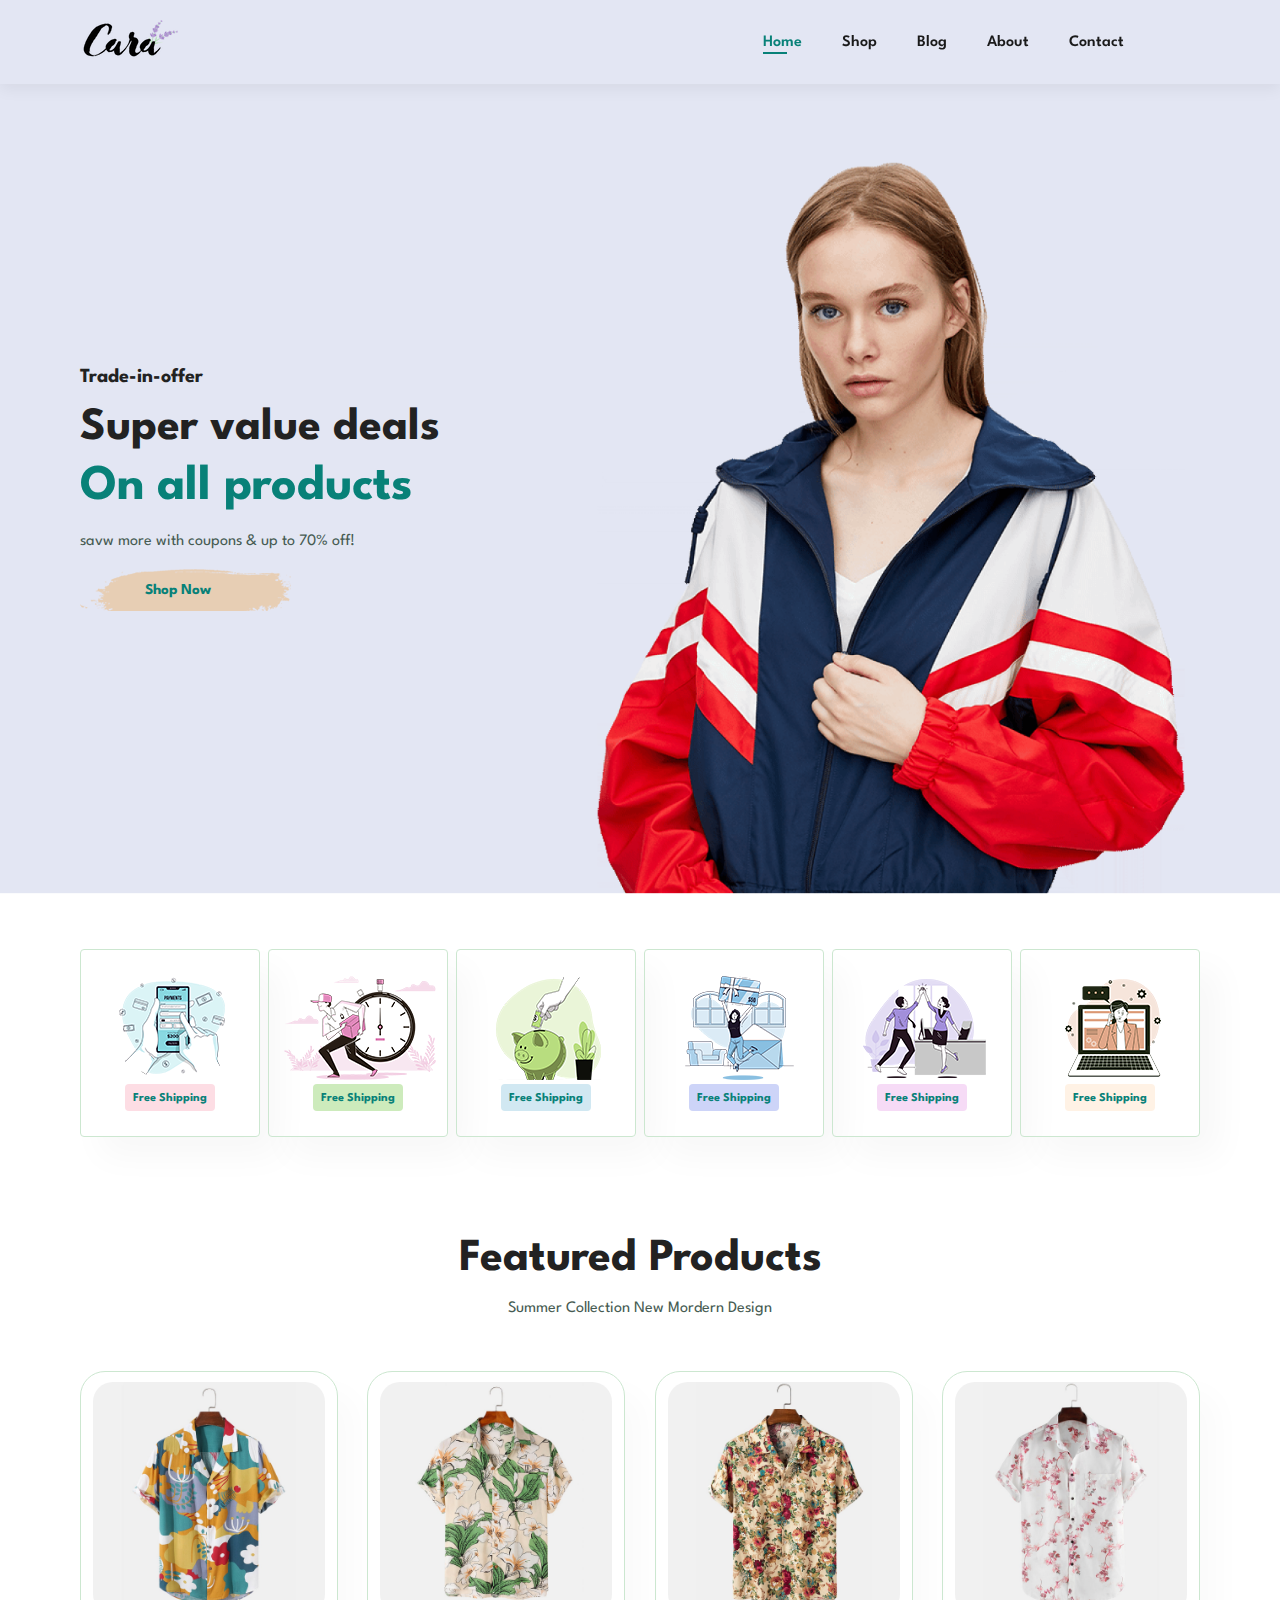
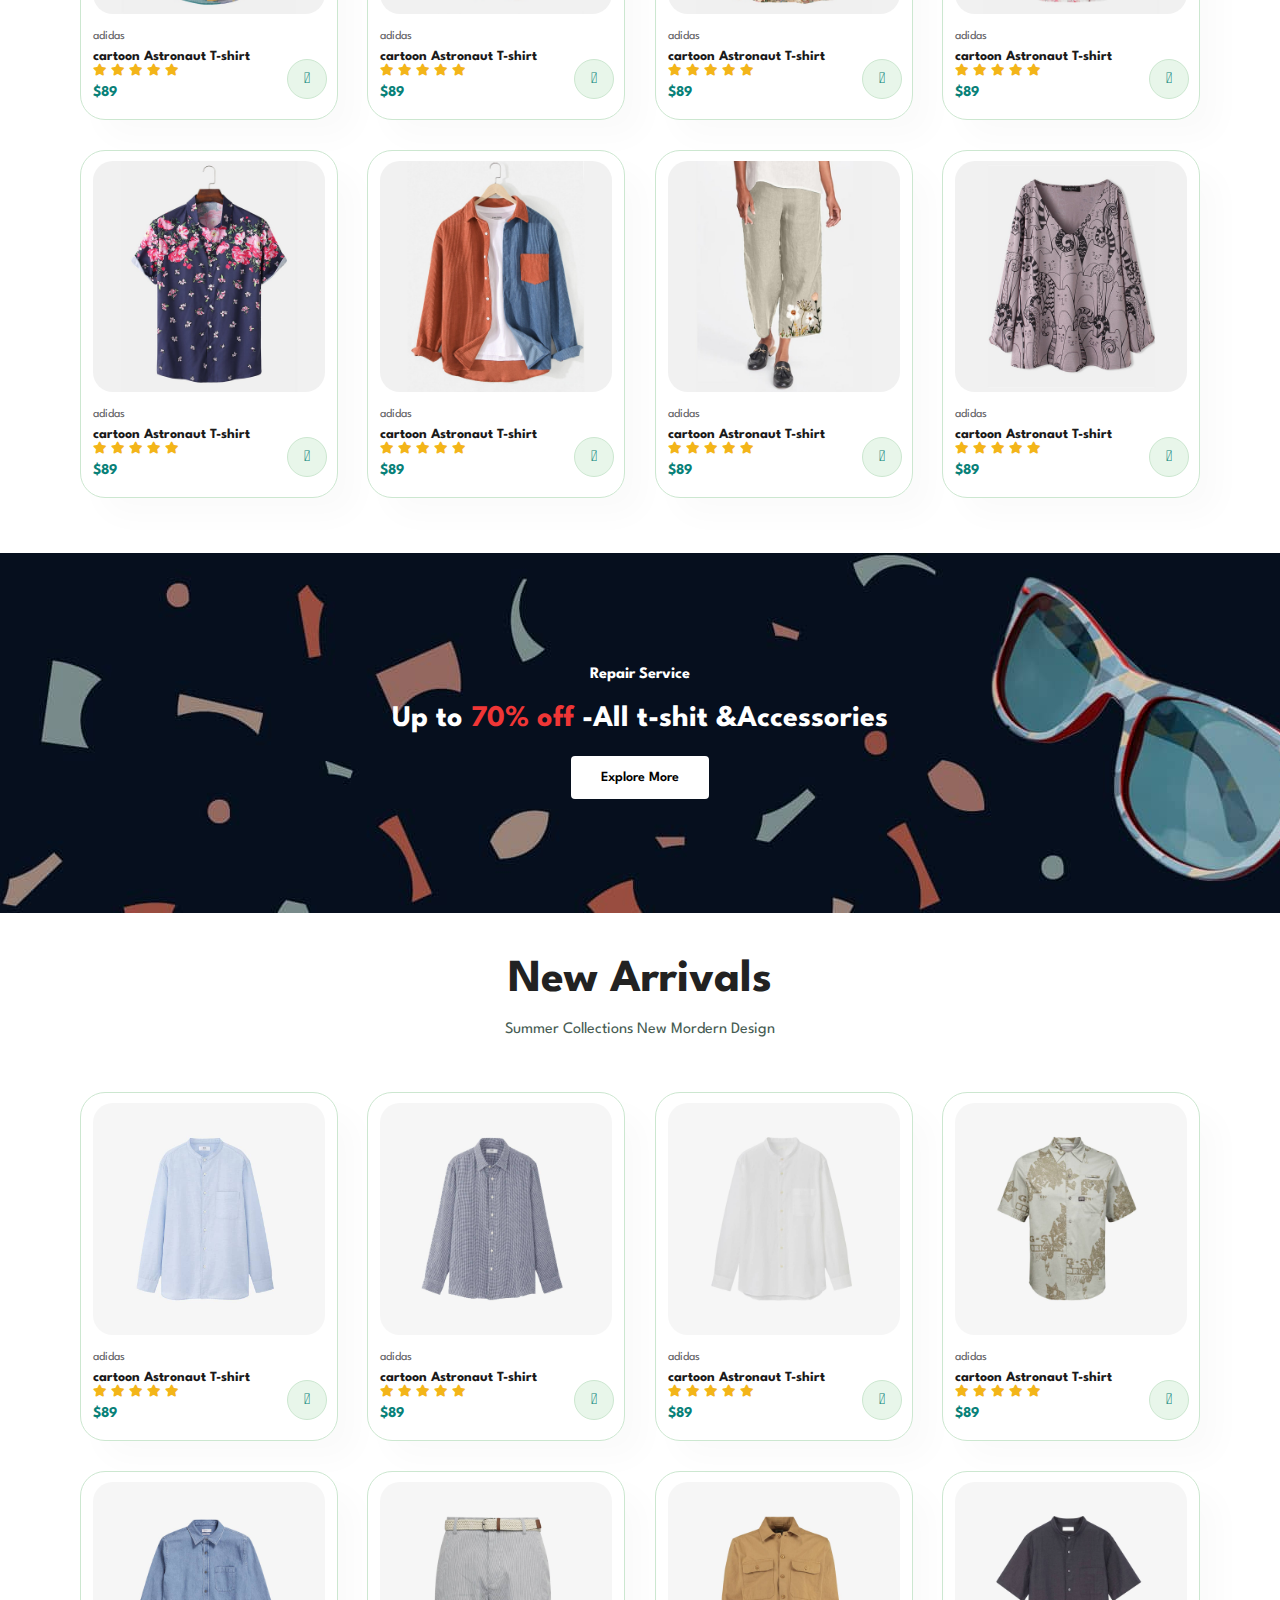
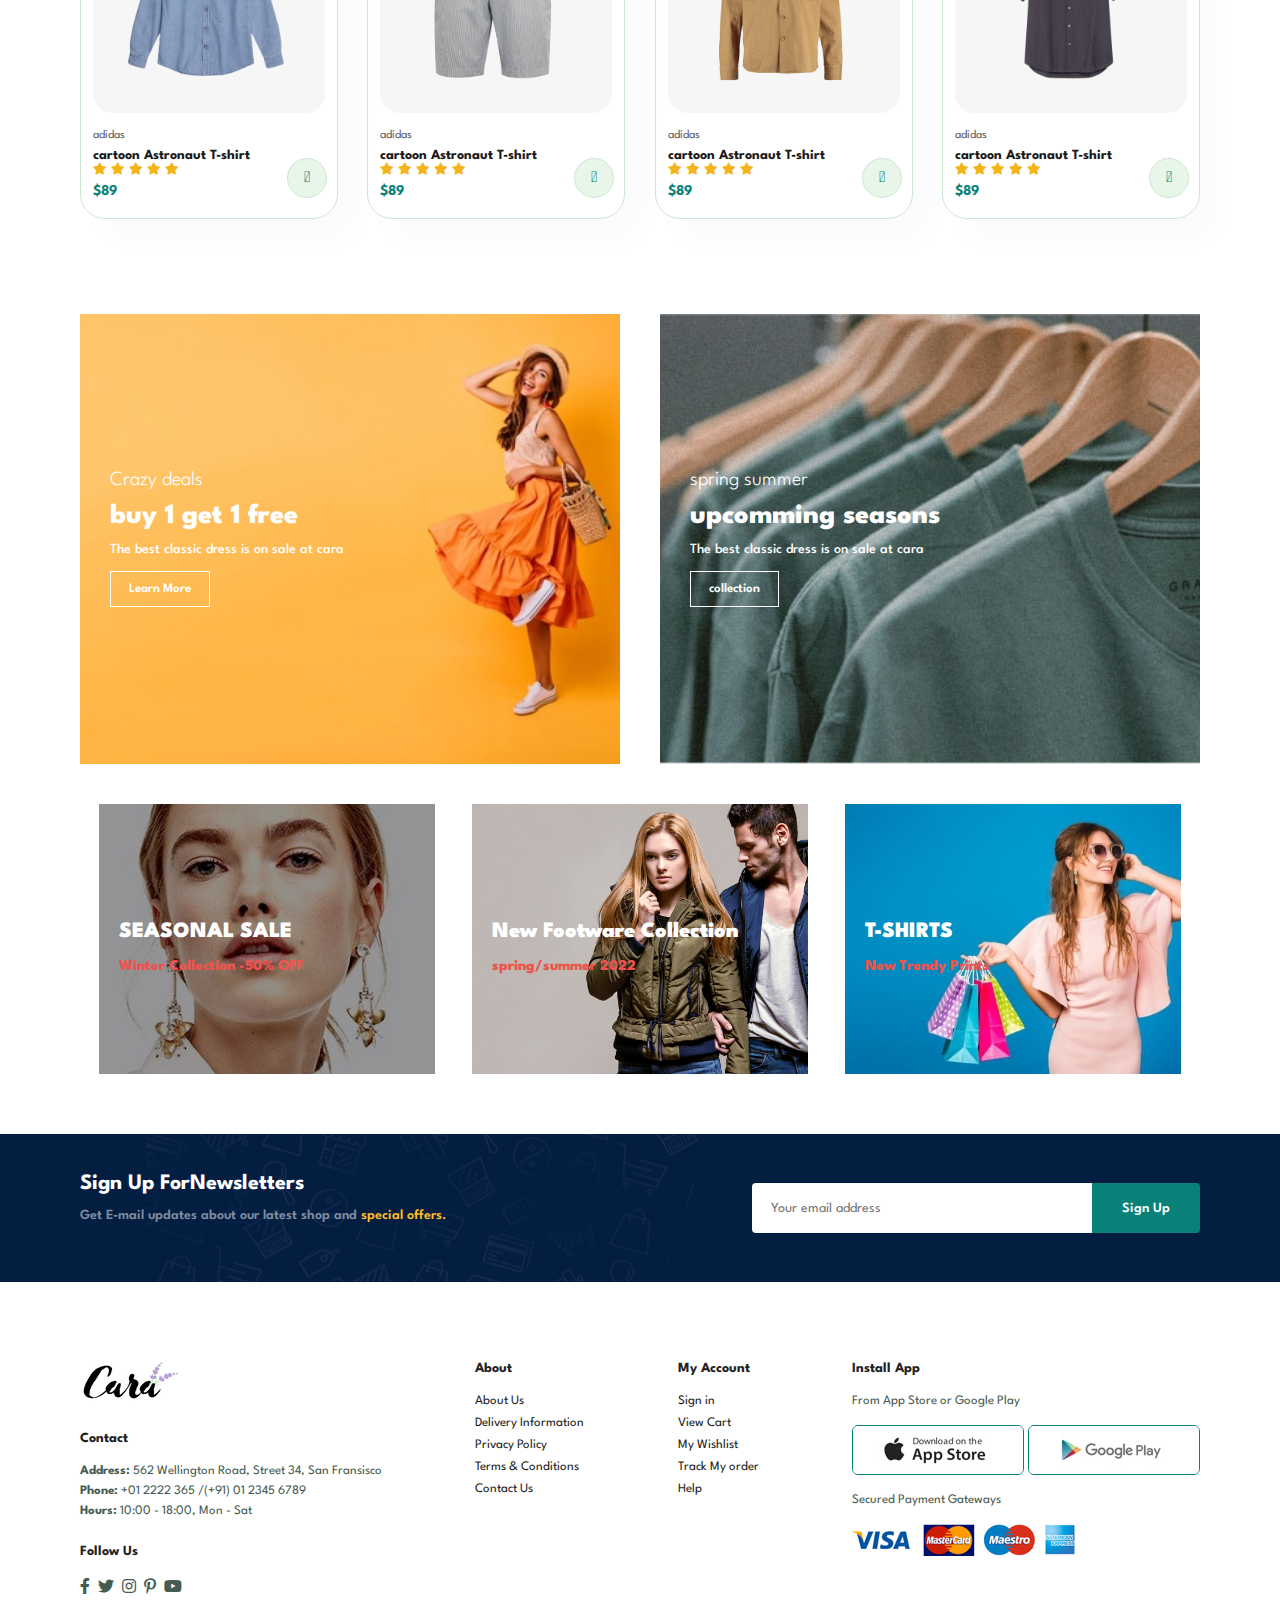
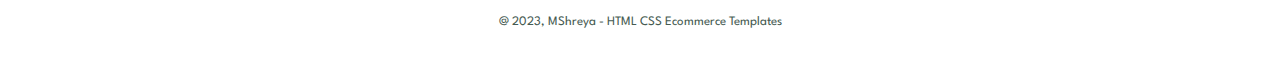
<file: index.html>
<!DOCTYPE html>
<html lang="en">

<head>
	<meta charset="UTF-8">
	<meta http-equiv="X-UA-Compatible" content="IE=edge">
	<meta name="viewport" content="width=device-width, initial-scale=1.0">
	<title>Ecommerce webpage</title>
	<link rel="stylesheet" href="https://pro.fontawesome.com/releases/v5.10.0/css/all.css" />
	<link rel="stylesheet" href="style.css">
</head>

<body>
	 
	<section id="header">
		<a href="#"><img src="images/logo.png" alt=""></a>

		<div>
			<ul id="navbar">
				<li><a class="active" href="index.html">Home</a></li>
				<li><a href="shop.html">Shop</a></li>
				<li><a href="blog.html">Blog</a></li>
				<li><a href="#">About</a></li>
				<li><a href="#">Contact</a></li>
				<li id="lg-bag"><a href="#"><i class="far fa-shopping-bag"></i></a></li>
				<a href="#" id="close"><i class="far fa-times"></i></a>
			</ul>
		</div>
		<div id="mobile">
			<a href="cart.html"><i class="far fa-shopping-bag"></i></a>
			<i id="bar" class="fas fa-outdent"></i>
		</div>
	</section>

	<section id="hero">
		<h4>Trade-in-offer</h4>
		<h2>Super value deals</h2>
		<h1>On all products</h1>
		<p>savw more with coupons & up to 70% off! </p>
		<button>Shop Now</button>
	</section>

	<section id="feature" class="section-p1">
		<div class="fe-box">
			<img src="images/features/f1.png" alt="">
			<h6>Free Shipping</h6>
		</div>
		<div class="fe-box">
			<img src="images/features/f2.png" alt="">
			<h6>Free Shipping</h6>
		</div>
		<div class="fe-box">
			<img src="images/features/f3.png" alt="">
			<h6>Free Shipping</h6>
		</div>
		<div class="fe-box">
			<img src="images/features/f4.png" alt="">
			<h6>Free Shipping</h6>
		</div>
		<div class="fe-box">
			<img src="images/features/f5.png" alt="">
			<h6>Free Shipping</h6>
		</div>
		<div class="fe-box">
			<img src="images/features/f6.png" alt="">
			<h6>Free Shipping</h6>
		</div>
	</section>

	<section id="product1" class="section-p1">
		<h2>Featured Products</h2>
		<p>Summer Collection New Mordern Design</p>
		<div class="pro-container">
			<div class="pro">
				<img src="images/products/f1.jpg" alt="">
				<div class="des">
					<span>adidas</span>
					<h5>cartoon Astronaut T-shirt</h5>
					<div class="star">
						<i class="fas fa-star"></i>
						<i class="fas fa-star"></i>
						<i class="fas fa-star"></i>
						<i class="fas fa-star"></i>
						<i class="fas fa-star"></i>
					</div>
					<h4>$89</h4>
				</div>
				<a href="#"><i class="fal fa-shopping-cart cart"></i></a>
			</div>
			<div class="pro">
				<img src="images/products/f2.jpg" alt="">
				<div class="des">
					<span>adidas</span>
					<h5>cartoon Astronaut T-shirt</h5>
					<div class="star">
						<i class="fas fa-star"></i>
						<i class="fas fa-star"></i>
						<i class="fas fa-star"></i>
						<i class="fas fa-star"></i>
						<i class="fas fa-star"></i>
					</div>
					<h4>$89</h4>
				</div>
				<a href="#"><i class="fal fa-shopping-cart cart"></i></a>
			</div>
			<div class="pro">
				<img src="images/products/f3.jpg" alt="">
				<div class="des">
					<span>adidas</span>
					<h5>cartoon Astronaut T-shirt</h5>
					<div class="star">
						<i class="fas fa-star"></i>
						<i class="fas fa-star"></i>
						<i class="fas fa-star"></i>
						<i class="fas fa-star"></i>
						<i class="fas fa-star"></i>
					</div>
					<h4>$89</h4>
				</div>
				<a href="#"><i class="fal fa-shopping-cart cart"></i></a>
			</div>
			<div class="pro">
				<img src="images/products/f4.jpg" alt="">
				<div class="des">
					<span>adidas</span>
					<h5>cartoon Astronaut T-shirt</h5>
					<div class="star">
						<i class="fas fa-star"></i>
						<i class="fas fa-star"></i>
						<i class="fas fa-star"></i>
						<i class="fas fa-star"></i>
						<i class="fas fa-star"></i>
					</div>
					<h4>$89</h4>
				</div>
				<a href="#"><i class="fal fa-shopping-cart cart"></i></a>
			</div>
			<div class="pro">
				<img src="images/products/f5.jpg" alt="">
				<div class="des">
					<span>adidas</span>
					<h5>cartoon Astronaut T-shirt</h5>
					<div class="star">
						<i class="fas fa-star"></i>
						<i class="fas fa-star"></i>
						<i class="fas fa-star"></i>
						<i class="fas fa-star"></i>
						<i class="fas fa-star"></i>
					</div>
					<h4>$89</h4>
				</div>
				<a href="#"><i class="fal fa-shopping-cart cart"></i></a>
			</div>
			<div class="pro">
				<img src="images/products/f6.jpg" alt="">
				<div class="des">
					<span>adidas</span>
					<h5>cartoon Astronaut T-shirt</h5>
					<div class="star">
						<i class="fas fa-star"></i>
						<i class="fas fa-star"></i>
						<i class="fas fa-star"></i>
						<i class="fas fa-star"></i>
						<i class="fas fa-star"></i>
					</div>
					<h4>$89</h4>
				</div>
				<a href="#"><i class="fal fa-shopping-cart cart"></i></a>
			</div>
			<div class="pro">
				<img src="images/products/f7.jpg" alt="">
				<div class="des">
					<span>adidas</span>
					<h5>cartoon Astronaut T-shirt</h5>
					<div class="star">
						<i class="fas fa-star"></i>
						<i class="fas fa-star"></i>
						<i class="fas fa-star"></i>
						<i class="fas fa-star"></i>
						<i class="fas fa-star"></i>
					</div>
					<h4>$89</h4>
				</div>
				<a href="#"><i class="fal fa-shopping-cart cart"></i></a>
			</div>
			<div class="pro">
				<img src="images/products/f8.jpg" alt="">
				<div class="des">
					<span>adidas</span>
					<h5>cartoon Astronaut T-shirt</h5>
					<div class="star">
						<i class="fas fa-star"></i>
						<i class="fas fa-star"></i>
						<i class="fas fa-star"></i>
						<i class="fas fa-star"></i>
						<i class="fas fa-star"></i>
					</div>
					<h4>$89</h4>
				</div>
				<a href="#"><i class="fal fa-shopping-cart cart"></i></a>
			</div>
		</div>
	</section >

	<section id="banner" class=".section-m1">
		<h4>Repair Service </h4>
		<h2>Up to <span>70% off</span> -All t-shit &Accessories</h2>
		<button class="normal">Explore More</button>
	</section>

	<section id="product1" class="section-p1">
		<h2>New Arrivals</h2>
		<p>Summer Collections New Mordern Design</p>
		<div class="pro-container">
			<div class="pro">
				<img src="images/products/n1.jpg" alt="">
				<div class="des">
					<span>adidas</span>
					<h5>cartoon Astronaut T-shirt</h5>
					<div class="star">
						<i class="fas fa-star"></i>
						<i class="fas fa-star"></i>
						<i class="fas fa-star"></i>
						<i class="fas fa-star"></i>
						<i class="fas fa-star"></i>
					</div>
					<h4>$89</h4>
				</div>
				<a href="#"><i class="fal fa-shopping-cart cart"></i></a>
			</div>
			<div class="pro">
				<img src="images/products/n2.jpg" alt="">
				<div class="des">
					<span>adidas</span>
					<h5>cartoon Astronaut T-shirt</h5>
					<div class="star">
						<i class="fas fa-star"></i>
						<i class="fas fa-star"></i>
						<i class="fas fa-star"></i>
						<i class="fas fa-star"></i>
						<i class="fas fa-star"></i>
					</div>
					<h4>$89</h4>
				</div>
				<a href="#"><i class="fal fa-shopping-cart cart"></i></a>
			</div>
			<div class="pro">
				<img src="images/products/n3.jpg" alt="">
				<div class="des">
					<span>adidas</span>
					<h5>cartoon Astronaut T-shirt</h5>
					<div class="star">
						<i class="fas fa-star"></i>
						<i class="fas fa-star"></i>
						<i class="fas fa-star"></i>
						<i class="fas fa-star"></i>
						<i class="fas fa-star"></i>
					</div>
					<h4>$89</h4>
				</div>
				<a href="#"><i class="fal fa-shopping-cart cart"></i></a>
			</div>
			<div class="pro">
				<img src="images/products/n4.jpg" alt="">
				<div class="des">
					<span>adidas</span>
					<h5>cartoon Astronaut T-shirt</h5>
					<div class="star">
						<i class="fas fa-star"></i>
						<i class="fas fa-star"></i>
						<i class="fas fa-star"></i>
						<i class="fas fa-star"></i>
						<i class="fas fa-star"></i>
					</div>
					<h4>$89</h4>
				</div>
				<a href="#"><i class="fal fa-shopping-cart cart"></i></a>
			</div>
			<div class="pro">
				<img src="images/products/n5.jpg" alt="">
				<div class="des">
					<span>adidas</span>
					<h5>cartoon Astronaut T-shirt</h5>
					<div class="star">
						<i class="fas fa-star"></i>
						<i class="fas fa-star"></i>
						<i class="fas fa-star"></i>
						<i class="fas fa-star"></i>
						<i class="fas fa-star"></i>
					</div>
					<h4>$89</h4>
				</div>
				<a href="#"><i class="fal fa-shopping-cart cart"></i></a>
			</div>
			<div class="pro">
				<img src="images/products/n6.jpg" alt="">
				<div class="des">
					<span>adidas</span>
					<h5>cartoon Astronaut T-shirt</h5>
					<div class="star">
						<i class="fas fa-star"></i>
						<i class="fas fa-star"></i>
						<i class="fas fa-star"></i>
						<i class="fas fa-star"></i>
						<i class="fas fa-star"></i>
					</div>
					<h4>$89</h4>
				</div>
				<a href="#"><i class="fal fa-shopping-cart cart"></i></a>
			</div>
			<div class="pro">
				<img src="images/products/n7.jpg" alt="">
				<div class="des">
					<span>adidas</span>
					<h5>cartoon Astronaut T-shirt</h5>
					<div class="star">
						<i class="fas fa-star"></i>
						<i class="fas fa-star"></i>
						<i class="fas fa-star"></i>
						<i class="fas fa-star"></i>
						<i class="fas fa-star"></i>
					</div>
					<h4>$89</h4>
				</div>
				<a href="#"><i class="fal fa-shopping-cart cart"></i></a>
			</div>
			<div class="pro">
				<img src="images/products/n8.jpg" alt="">
				<div class="des">
					<span>adidas</span>
					<h5>cartoon Astronaut T-shirt</h5>
					<div class="star">
						<i class="fas fa-star"></i>
						<i class="fas fa-star"></i>
						<i class="fas fa-star"></i>
						<i class="fas fa-star"></i>
						<i class="fas fa-star"></i>
					</div>
					<h4>$89</h4>
				</div>
				<a href="#"><i class="fal fa-shopping-cart cart"></i></a>
			</div>
		</div>
	</section >

	<section id="sm-banner" class="section-p1">
		<div class="banner-box">
			<h4>Crazy deals</h4>
			<h2>buy 1 get 1 free</h2>
			<span>The best classic dress is on sale at cara</span>
			<button class="white">Learn More</button>
		</div>
		<div class="banner-box banner-box2">
			<h4>spring summer</h4>
			<h2>upcomming seasons</h2>
			<span>The best classic dress is on sale at cara</span>
			<button class="white">collection</button>
		</div>
	</section>

	<section id="banner3">
		<div class="banner-box">
			<h2>SEASONAL SALE</h2>
			<h3>Winter Collection -50% OFF</h3>
		</div>
		<div class="banner-box banner-box2">
			<h2>New Footware Collection</h2>
			<h3>spring/summer 2022</h3>
		</div>
		<div class="banner-box banner-box3">
			<h2>T-SHIRTS</h2>
			<h3>New Trendy Prints</h3>
		</div>
	</section>

	<section id="newsletter" class="section-p1 section-m1" >
		<div class="newstext">
			<h4>Sign Up ForNewsletters</h4>
			<p>Get E-mail updates about our latest shop and <span>special offers.</span></p>
		</div>
		<div class="form">
			<input type="text" placeholder="Your email address">
			<button class="normal">Sign Up</button>
		</div>
	</section>

	<footer class="section-p1">
		<div class="col">
			<img class="logo" src="images/logo.png" alt="">
			<h4>Contact</h4>
			<p><strong>Address: </strong> 562 Wellington Road, Street 34, San Fransisco</p>
			<p><strong>Phone: </strong> +01 2222 365 /(+91) 01 2345 6789</p>
			<p><strong>Hours: </strong> 10:00 - 18:00, Mon - Sat</p>
			<div class="follow">
				<h4>Follow Us</h4>
				<div class="icon">
					<i class="fab fa-facebook-f"></i>
					<i class="fab fa-twitter"></i>
					<i class="fab fa-instagram"></i>
					<i class="fab fa-pinterest-p"></i>
					<i class="fab fa-youtube"></i>
				</div>
			</div>
		</div>

		<div class="col">
			<h4>About</h4>
			<a href="#">About Us</a>
			<a href="#">Delivery Information</a>
			<a href="#">Privacy Policy</a>
			<a href="#">Terms & Conditions</a>
			<a href="#">Contact Us</a>
		</div>

		<div class="col">
			<h4>My Account</h4>
			<a href="#">Sign in</a>
			<a href="#">View Cart</a>
			<a href="#">My Wishlist</a>
			<a href="#">Track My order</a>
			<a href="#">Help</a>
		</div>

		<div class="col install">
			<h4>Install App</h4>
			<p>From App Store or Google Play</p>
			<div class="row">
				<img src="images/pay/app.jpg" alt="">
				<img src="images/pay/play.jpg" alt="">
			</div>
			<p>Secured Payment Gateways</p>
			<img src="images/pay/pay.png" alt="">
		</div>

		<div class="copyright">
			<p>@ 2023, MShreya - HTML CSS Ecommerce Templates</p>
		</div>
	</footer>

	<script src="script.js"></script>
</body>
</html>
</file>
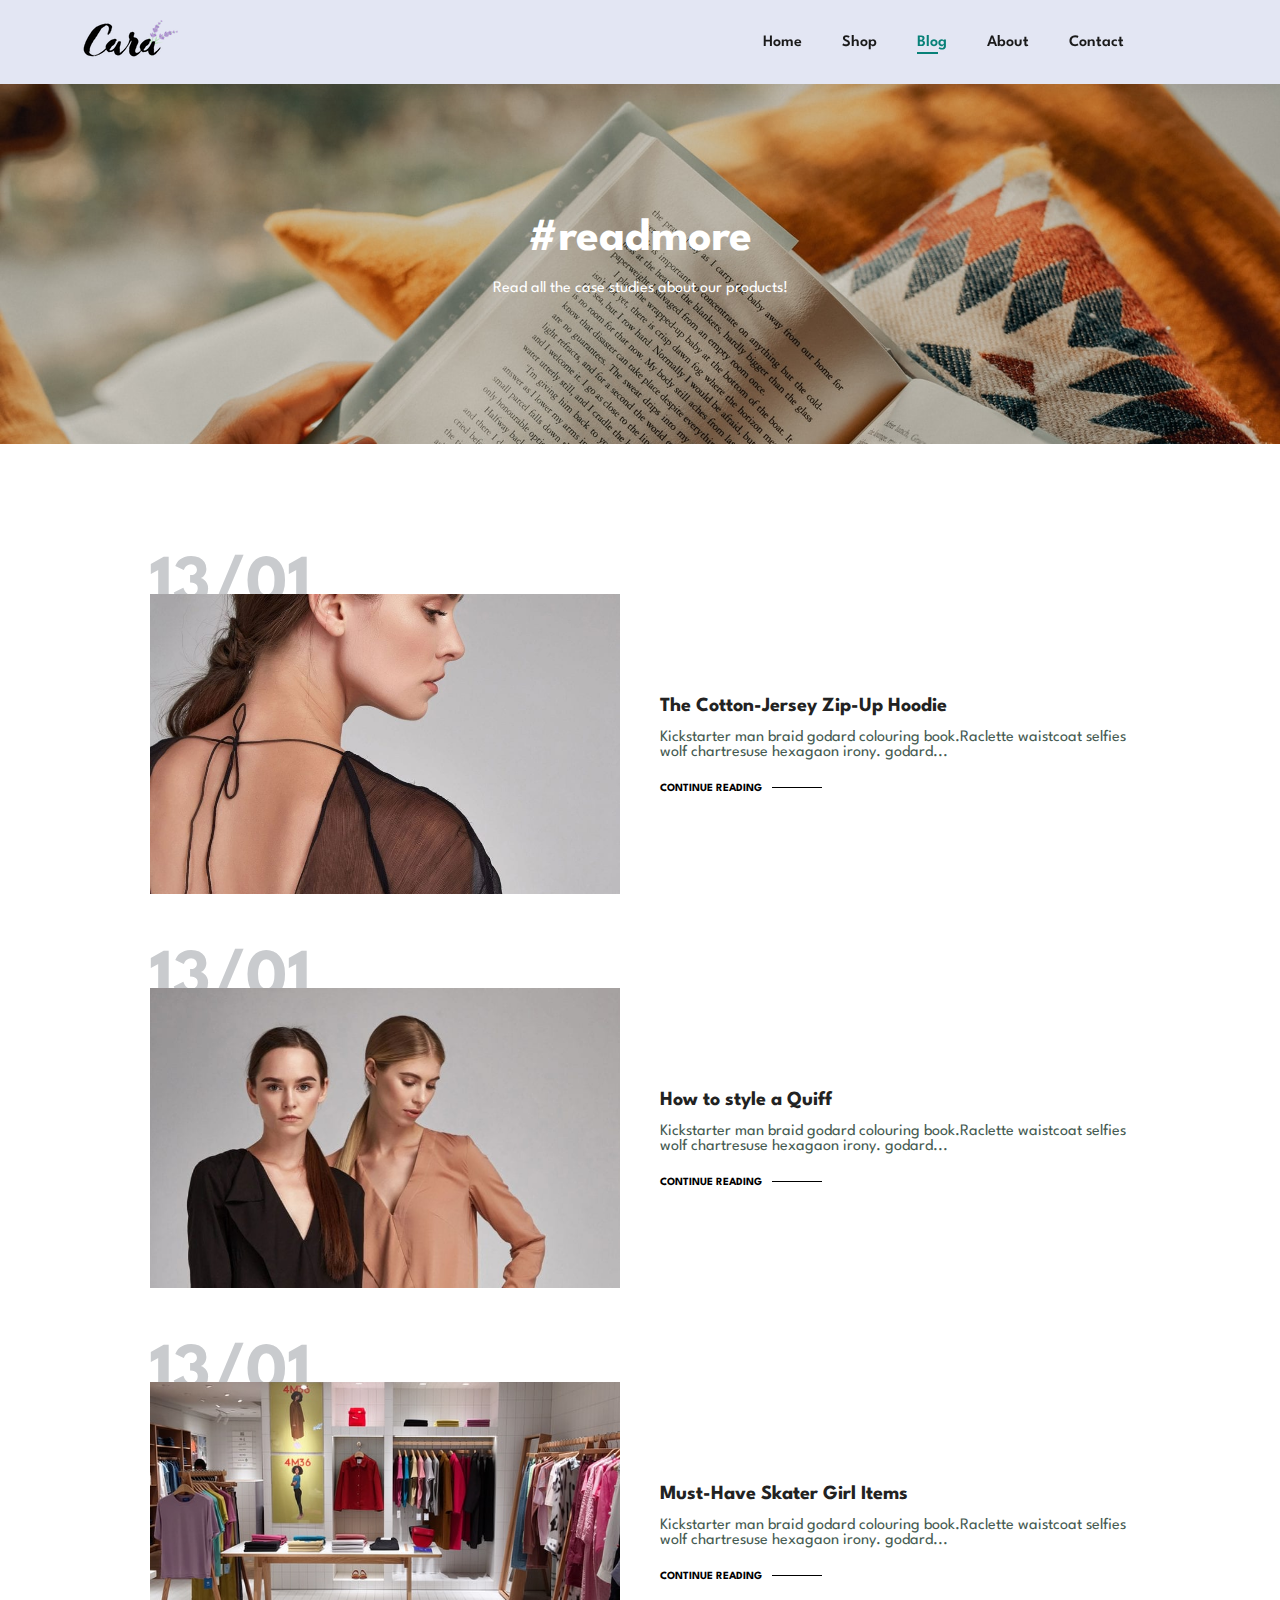
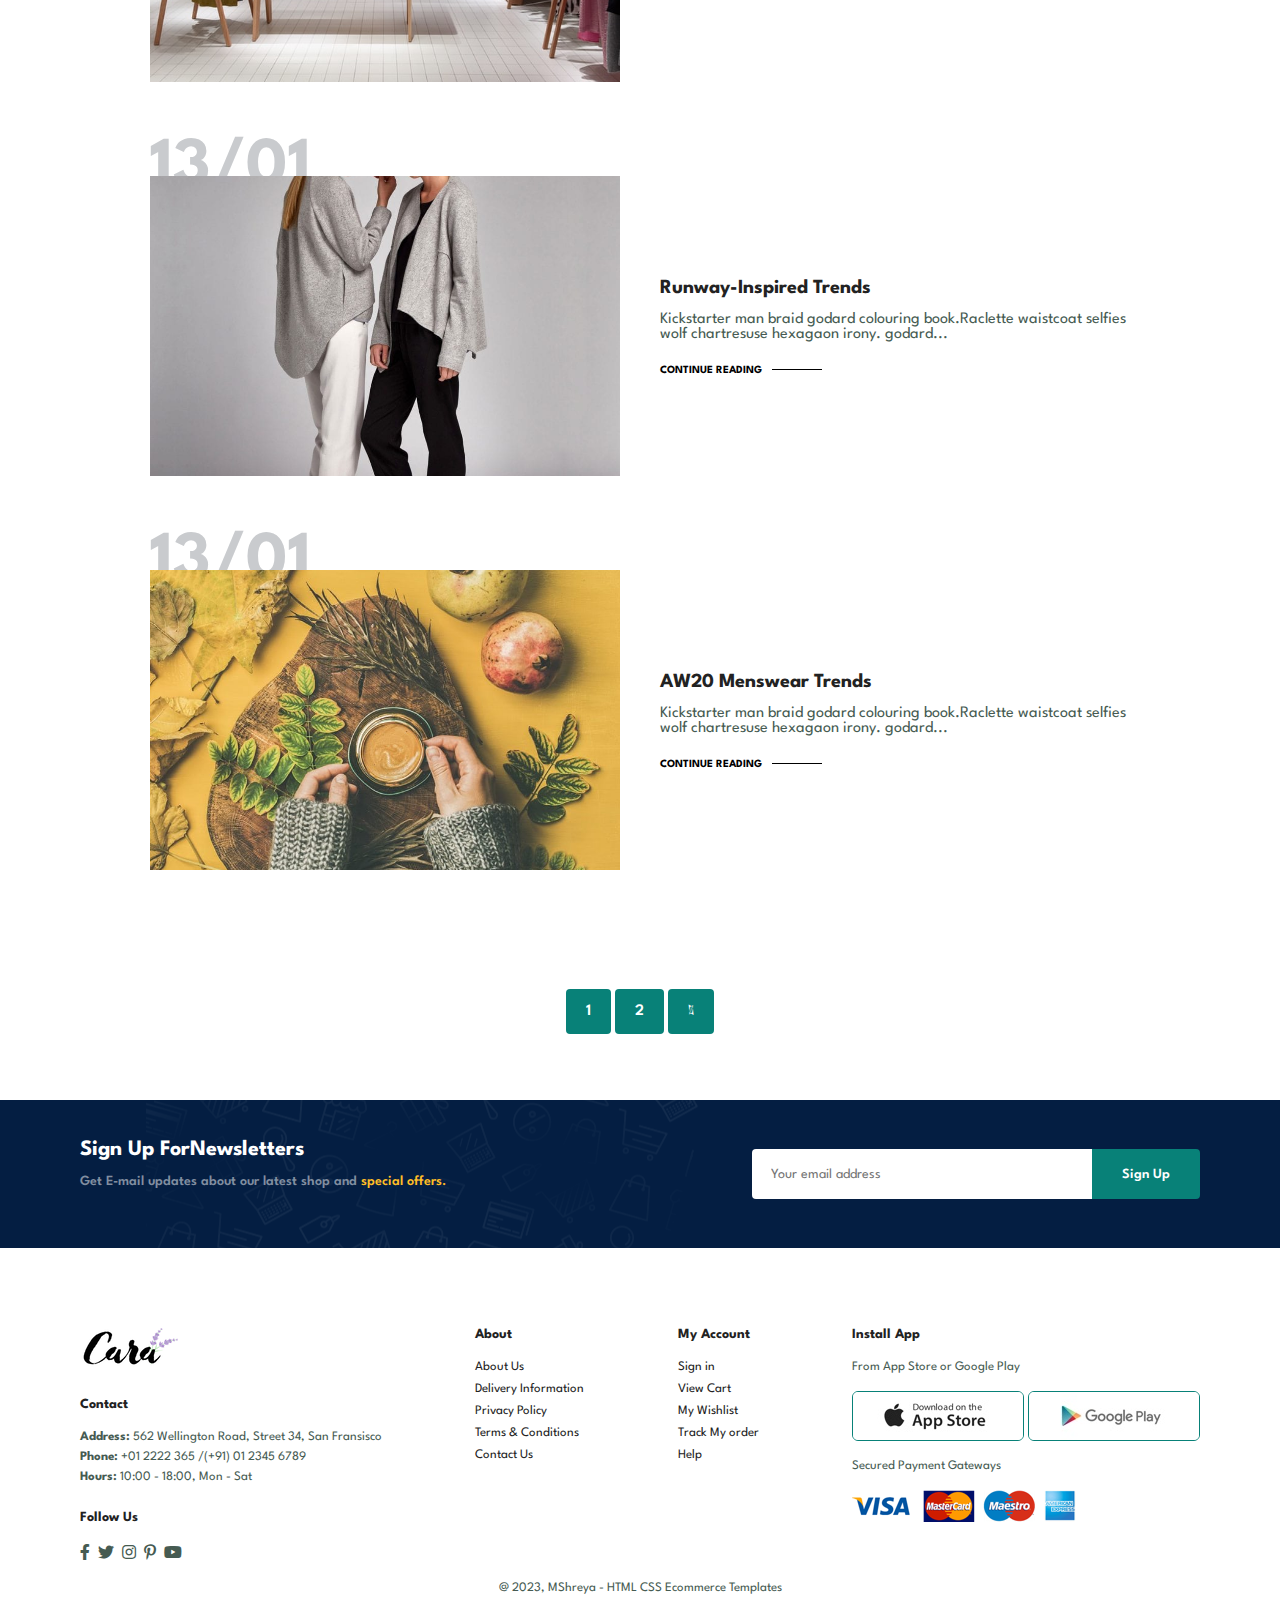
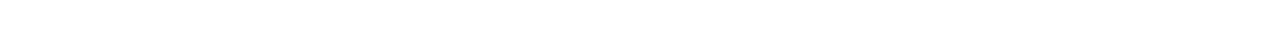
<file: blog.html>
<!DOCTYPE html>
<html lang="en">

<head>
	<meta charset="UTF-8">
	<meta http-equiv="X-UA-Compatible" content="IE=edge">
	<meta name="viewport" content="width=device-width, initial-scale=1.0">
	<title>Ecommerce webpage</title>
	<link rel="stylesheet" href="https://pro.fontawesome.com/releases/v5.10.0/css/all.css" />
	<link rel="stylesheet" href="style.css">
</head>

<body>
	 
	<section id="header">
		<a href="#"><img src="images/logo.png" alt=""></a>

		<div>
			<ul id="navbar">
				<li><a href="index.html">Home</a></li>
				<li><a href="shop.html">Shop</a></li>
				<li><a class="active" href="blog.html">Blog</a></li>
				<li><a href="about.html">About</a></li>
				<li><a href="contact.html">Contact</a></li>
				<li id="lg-bag"><a href="cart.html"><i class="far fa-shopping-bag"></i></a></li>
				<a href="#" id="close"><i class="far fa-times"></i></a>
			</ul>
		</div>
		<div id="mobile">
			<a href="cart.html"><i class="far fa-shopping-bag"></i></a>
			<i id="bar" class="fas fa-outdent"></i>
		</div>
	</section>

	<section id="page-header" class="blog-header">
		<h2>#readmore</h2>
		<p>Read all the case studies about our products! </p>
	</section>

	<section id="blog">
        <div class="blog-box">
            <div class="blog-img">
                <img src="images/blog/b1.jpg" alt="">
            </div>
            <div class="blog-details">
                <h4>The Cotton-Jersey Zip-Up Hoodie</h4>
                <p>Kickstarter man braid godard colouring book.Raclette waistcoat selfies wolf chartresuse hexagaon irony. godard...</p>
                <a href="#">CONTINUE READING</a>
            </div>
            <h1>13/01</h1>
        </div>
        <div class="blog-box">
            <div class="blog-img">
                <img src="images/blog/b2.jpg" alt="">
            </div>
            <div class="blog-details">
                <h4>How to style a Quiff</h4>
                <p>Kickstarter man braid godard colouring book.Raclette waistcoat selfies wolf chartresuse hexagaon irony. godard...</p>
                <a href="#">CONTINUE READING</a>
            </div>
            <h1>13/01</h1>
        </div>
        <div class="blog-box">
            <div class="blog-img">
                <img src="images/blog/b3.jpg" alt="">
            </div>
            <div class="blog-details">
                <h4>Must-Have Skater Girl Items</h4>
                <p>Kickstarter man braid godard colouring book.Raclette waistcoat selfies wolf chartresuse hexagaon irony. godard...</p>
                <a href="#">CONTINUE READING</a>
            </div>
            <h1>13/01</h1>
        </div>
        <div class="blog-box">
            <div class="blog-img">
                <img src="images/blog/b4.jpg" alt="">
            </div>
            <div class="blog-details">
                <h4>Runway-Inspired Trends</h4>
                <p>Kickstarter man braid godard colouring book.Raclette waistcoat selfies wolf chartresuse hexagaon irony. godard...</p>
                <a href="#">CONTINUE READING</a>
            </div>
            <h1>13/01</h1>
        </div>
        <div class="blog-box">
            <div class="blog-img">
                <img src="images/blog/b6.jpg" alt="">
            </div>
            <div class="blog-details">
                <h4>AW20 Menswear Trends</h4>
                <p>Kickstarter man braid godard colouring book.Raclette waistcoat selfies wolf chartresuse hexagaon irony. godard...</p>
                <a href="#">CONTINUE READING</a>
            </div>
            <h1>13/01</h1>
        </div>
    </section>

    <section id="pagination" class="section-p1">
        <a href="#">1</a>
        <a href="#">2</a>
        <a href="#"><i class="fal fa-long-arrow-alt-right"></i></a>

    </section>

	<section id="newsletter" class="section-p1 section-m1" >
		<div class="newstext">
			<h4>Sign Up ForNewsletters</h4>
			<p>Get E-mail updates about our latest shop and <span>special offers.</span></p>
		</div>
		<div class="form">
			<input type="text" placeholder="Your email address">
			<button class="normal">Sign Up</button>
		</div>
	</section>

	<footer class="section-p1">
		<div class="col">
			<img class="logo" src="images/logo.png" alt="">
			<h4>Contact</h4>
			<p><strong>Address: </strong> 562 Wellington Road, Street 34, San Fransisco</p>
			<p><strong>Phone: </strong> +01 2222 365 /(+91) 01 2345 6789</p>
			<p><strong>Hours: </strong> 10:00 - 18:00, Mon - Sat</p>
			<div class="follow">
				<h4>Follow Us</h4>
				<div class="icon">
					<i class="fab fa-facebook-f"></i>
					<i class="fab fa-twitter"></i>
					<i class="fab fa-instagram"></i>
					<i class="fab fa-pinterest-p"></i>
					<i class="fab fa-youtube"></i>
				</div>
			</div>
		</div>

		<div class="col">
			<h4>About</h4>
			<a href="#">About Us</a>
			<a href="#">Delivery Information</a>
			<a href="#">Privacy Policy</a>
			<a href="#">Terms & Conditions</a>
			<a href="#">Contact Us</a>
		</div>

		<div class="col">
			<h4>My Account</h4>
			<a href="#">Sign in</a>
			<a href="#">View Cart</a>
			<a href="#">My Wishlist</a>
			<a href="#">Track My order</a>
			<a href="#">Help</a>
		</div>

		<div class="col install">
			<h4>Install App</h4>
			<p>From App Store or Google Play</p>
			<div class="row">
				<img src="images/pay/app.jpg" alt="">
				<img src="images/pay/play.jpg" alt="">
			</div>
			<p>Secured Payment Gateways</p>
			<img src="images/pay/pay.png" alt="">
		</div>

		<div class="copyright">
			<p>@ 2023, MShreya - HTML CSS Ecommerce Templates</p>
		</div>
	</footer>

	<script src="script.js"></script>
</body>
</html>
</file>
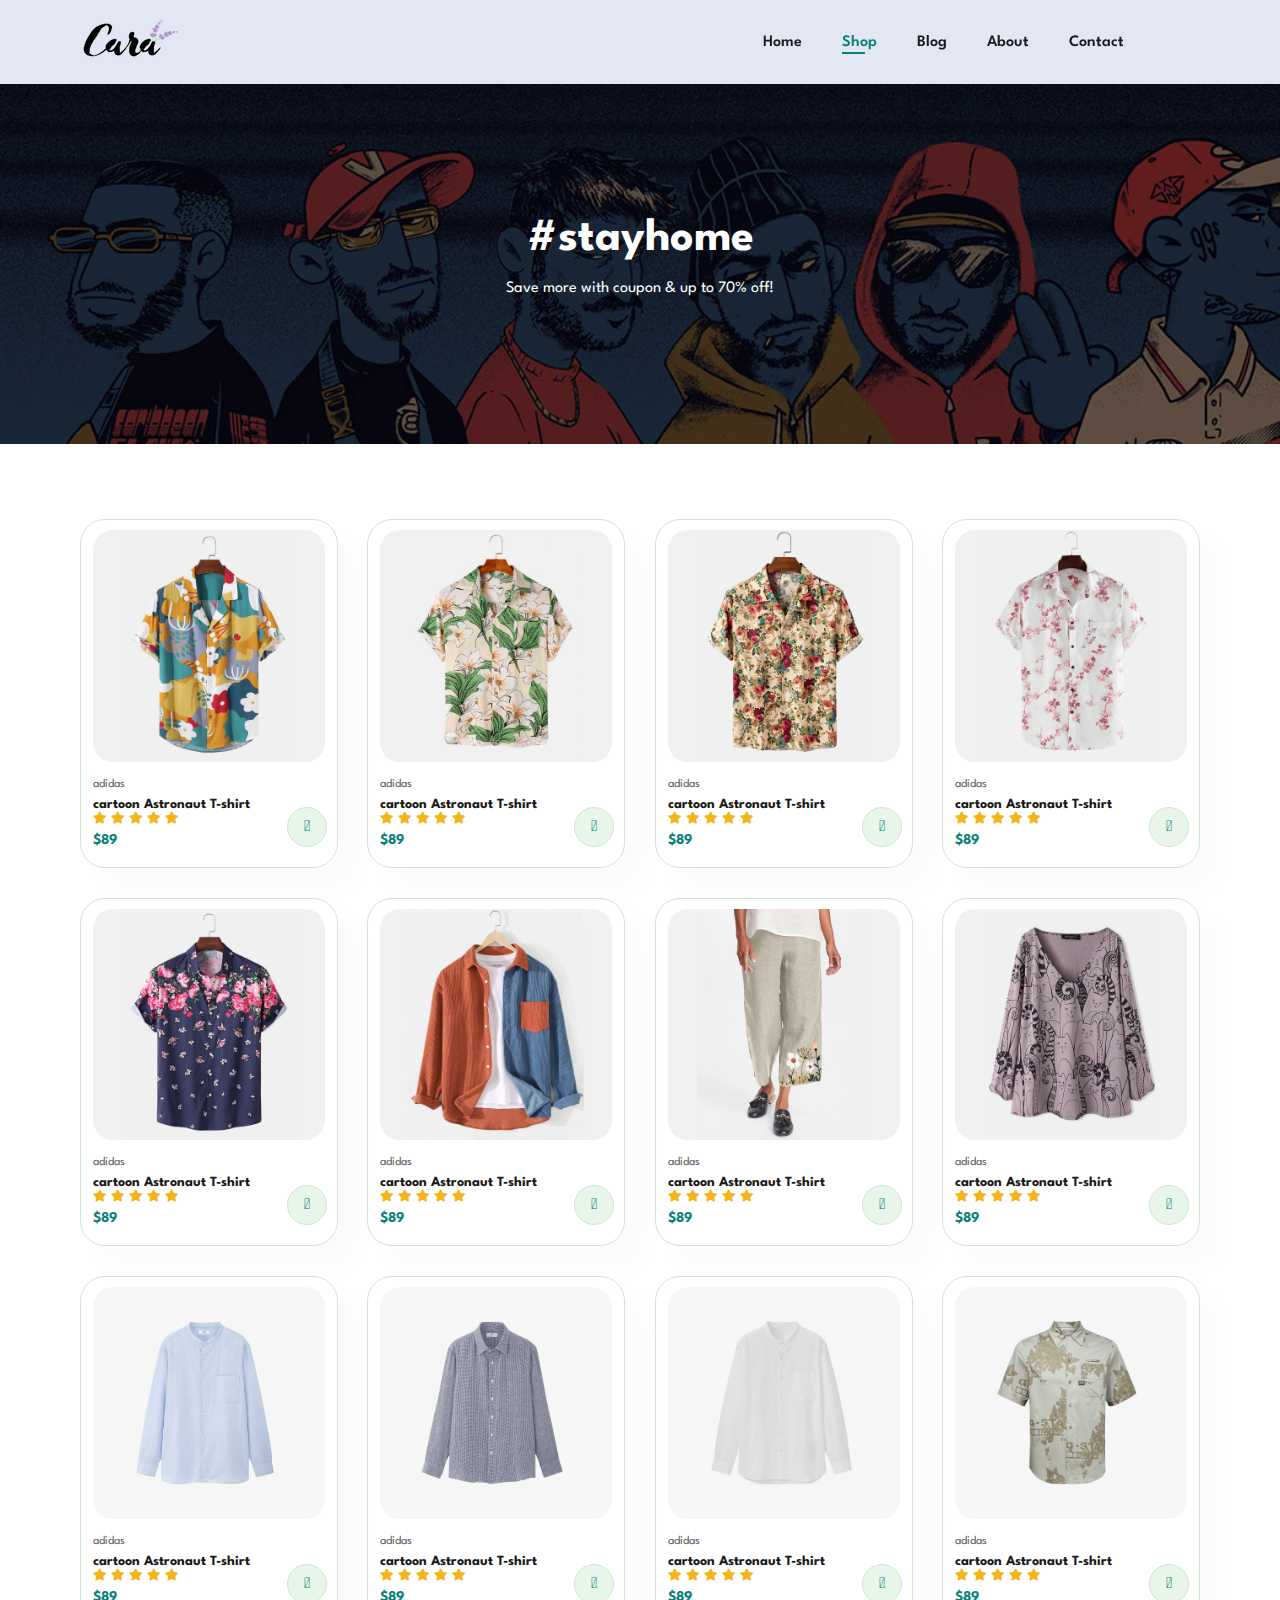
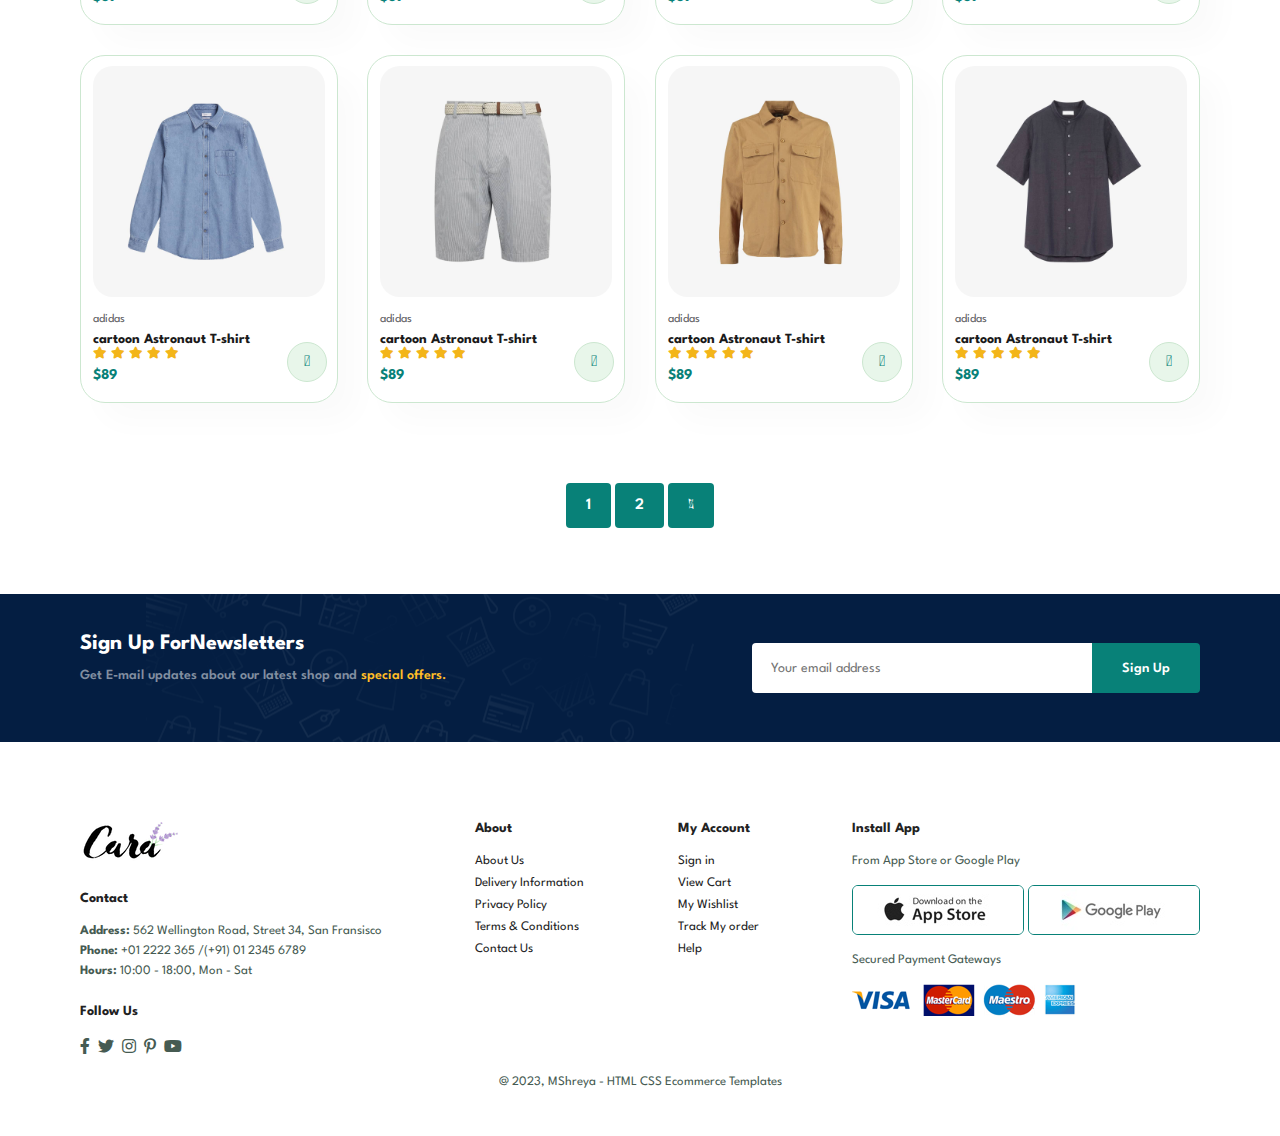
<file: shop.html>
<!DOCTYPE html>
<html lang="en">

<head>
	<meta charset="UTF-8">
	<meta http-equiv="X-UA-Compatible" content="IE=edge">
	<meta name="viewport" content="width=device-width, initial-scale=1.0">
	<title>Ecommerce webpage</title>
	<link rel="stylesheet" href="https://pro.fontawesome.com/releases/v5.10.0/css/all.css" />
	<link rel="stylesheet" href="style.css">
</head>

<body>
	 
	<section id="header">
		<a href="#"><img src="images/logo.png" alt=""></a>

		<div>
			<ul id="navbar">
				<li><a href="index.html">Home</a></li>
				<li><a class="active" href="shop.html">Shop</a></li>
				<li><a href="blog.html">Blog</a></li>
				<li><a href="about.html">About</a></li>
				<li><a href="contact.html">Contact</a></li>
				<li id="lg-bag"><a href="cart.html"><i class="far fa-shopping-bag"></i></a></li>
				<a href="#" id="close"><i class="far fa-times"></i></a>
			</ul>
		</div>
		<div id="mobile">
			<a href="cart.html"><i class="far fa-shopping-bag"></i></a>
			<i id="bar" class="fas fa-outdent"></i>
		</div>
	</section>

	<section id="page-header">
		<h2>#stayhome</h2>
		<p>Save more with coupon & up to 70% off!</p>
	</section>

	<section id="product1" class="section-p1">
		<div class="pro-container">
			<div class="pro" onclick="window.location.href='sproduct.html';">
				<img src="images/products/f1.jpg" alt="">
				<div class="des">
					<span>adidas</span>
					<h5>cartoon Astronaut T-shirt</h5>
					<div class="star">
						<i class="fas fa-star"></i>
						<i class="fas fa-star"></i>
						<i class="fas fa-star"></i>
						<i class="fas fa-star"></i>
						<i class="fas fa-star"></i>
					</div>
					<h4>$89</h4>
				</div>
				<a href="#"><i class="fal fa-shopping-cart cart"></i></a>
			</div>
			<div class="pro">
				<img src="images/products/f2.jpg" alt="">
				<div class="des">
					<span>adidas</span>
					<h5>cartoon Astronaut T-shirt</h5>
					<div class="star">
						<i class="fas fa-star"></i>
						<i class="fas fa-star"></i>
						<i class="fas fa-star"></i>
						<i class="fas fa-star"></i>
						<i class="fas fa-star"></i>
					</div>
					<h4>$89</h4>
				</div>
				<a href="#"><i class="fal fa-shopping-cart cart"></i></a>
			</div>
			<div class="pro">
				<img src="images/products/f3.jpg" alt="">
				<div class="des">
					<span>adidas</span>
					<h5>cartoon Astronaut T-shirt</h5>
					<div class="star">
						<i class="fas fa-star"></i>
						<i class="fas fa-star"></i>
						<i class="fas fa-star"></i>
						<i class="fas fa-star"></i>
						<i class="fas fa-star"></i>
					</div>
					<h4>$89</h4>
				</div>
				<a href="#"><i class="fal fa-shopping-cart cart"></i></a>
			</div>
			<div class="pro">
				<img src="images/products/f4.jpg" alt="">
				<div class="des">
					<span>adidas</span>
					<h5>cartoon Astronaut T-shirt</h5>
					<div class="star">
						<i class="fas fa-star"></i>
						<i class="fas fa-star"></i>
						<i class="fas fa-star"></i>
						<i class="fas fa-star"></i>
						<i class="fas fa-star"></i>
					</div>
					<h4>$89</h4>
				</div>
				<a href="#"><i class="fal fa-shopping-cart cart"></i></a>
			</div>
			<div class="pro">
				<img src="images/products/f5.jpg" alt="">
				<div class="des">
					<span>adidas</span>
					<h5>cartoon Astronaut T-shirt</h5>
					<div class="star">
						<i class="fas fa-star"></i>
						<i class="fas fa-star"></i>
						<i class="fas fa-star"></i>
						<i class="fas fa-star"></i>
						<i class="fas fa-star"></i>
					</div>
					<h4>$89</h4>
				</div>
				<a href="#"><i class="fal fa-shopping-cart cart"></i></a>
			</div>
			<div class="pro">
				<img src="images/products/f6.jpg" alt="">
				<div class="des">
					<span>adidas</span>
					<h5>cartoon Astronaut T-shirt</h5>
					<div class="star">
						<i class="fas fa-star"></i>
						<i class="fas fa-star"></i>
						<i class="fas fa-star"></i>
						<i class="fas fa-star"></i>
						<i class="fas fa-star"></i>
					</div>
					<h4>$89</h4>
				</div>
				<a href="#"><i class="fal fa-shopping-cart cart"></i></a>
			</div>
			<div class="pro">
				<img src="images/products/f7.jpg" alt="">
				<div class="des">
					<span>adidas</span>
					<h5>cartoon Astronaut T-shirt</h5>
					<div class="star">
						<i class="fas fa-star"></i>
						<i class="fas fa-star"></i>
						<i class="fas fa-star"></i>
						<i class="fas fa-star"></i>
						<i class="fas fa-star"></i>
					</div>
					<h4>$89</h4>
				</div>
				<a href="#"><i class="fal fa-shopping-cart cart"></i></a>
			</div>
			<div class="pro">
				<img src="images/products/f8.jpg" alt="">
				<div class="des">
					<span>adidas</span>
					<h5>cartoon Astronaut T-shirt</h5>
					<div class="star">
						<i class="fas fa-star"></i>
						<i class="fas fa-star"></i>
						<i class="fas fa-star"></i>
						<i class="fas fa-star"></i>
						<i class="fas fa-star"></i>
					</div>
					<h4>$89</h4>
				</div>
				<a href="#"><i class="fal fa-shopping-cart cart"></i></a>
			</div>
		
			<div class="pro">
				<img src="images/products/n1.jpg" alt="">
				<div class="des">
					<span>adidas</span>
					<h5>cartoon Astronaut T-shirt</h5>
					<div class="star">
						<i class="fas fa-star"></i>
						<i class="fas fa-star"></i>
						<i class="fas fa-star"></i>
						<i class="fas fa-star"></i>
						<i class="fas fa-star"></i>
					</div>
					<h4>$89</h4>
				</div>
				<a href="#"><i class="fal fa-shopping-cart cart"></i></a>
			</div>
			<div class="pro">
				<img src="images/products/n2.jpg" alt="">
				<div class="des">
					<span>adidas</span>
					<h5>cartoon Astronaut T-shirt</h5>
					<div class="star">
						<i class="fas fa-star"></i>
						<i class="fas fa-star"></i>
						<i class="fas fa-star"></i>
						<i class="fas fa-star"></i>
						<i class="fas fa-star"></i>
					</div>
					<h4>$89</h4>
				</div>
				<a href="#"><i class="fal fa-shopping-cart cart"></i></a>
			</div>
			<div class="pro">
				<img src="images/products/n3.jpg" alt="">
				<div class="des">
					<span>adidas</span>
					<h5>cartoon Astronaut T-shirt</h5>
					<div class="star">
						<i class="fas fa-star"></i>
						<i class="fas fa-star"></i>
						<i class="fas fa-star"></i>
						<i class="fas fa-star"></i>
						<i class="fas fa-star"></i>
					</div>
					<h4>$89</h4>
				</div>
				<a href="#"><i class="fal fa-shopping-cart cart"></i></a>
			</div>
			<div class="pro">
				<img src="images/products/n4.jpg" alt="">
				<div class="des">
					<span>adidas</span>
					<h5>cartoon Astronaut T-shirt</h5>
					<div class="star">
						<i class="fas fa-star"></i>
						<i class="fas fa-star"></i>
						<i class="fas fa-star"></i>
						<i class="fas fa-star"></i>
						<i class="fas fa-star"></i>
					</div>
					<h4>$89</h4>
				</div>
				<a href="#"><i class="fal fa-shopping-cart cart"></i></a>
			</div>
			<div class="pro">
				<img src="images/products/n5.jpg" alt="">
				<div class="des">
					<span>adidas</span>
					<h5>cartoon Astronaut T-shirt</h5>
					<div class="star">
						<i class="fas fa-star"></i>
						<i class="fas fa-star"></i>
						<i class="fas fa-star"></i>
						<i class="fas fa-star"></i>
						<i class="fas fa-star"></i>
					</div>
					<h4>$89</h4>
				</div>
				<a href="#"><i class="fal fa-shopping-cart cart"></i></a>
			</div>
			<div class="pro">
				<img src="images/products/n6.jpg" alt="">
				<div class="des">
					<span>adidas</span>
					<h5>cartoon Astronaut T-shirt</h5>
					<div class="star">
						<i class="fas fa-star"></i>
						<i class="fas fa-star"></i>
						<i class="fas fa-star"></i>
						<i class="fas fa-star"></i>
						<i class="fas fa-star"></i>
					</div>
					<h4>$89</h4>
				</div>
				<a href="#"><i class="fal fa-shopping-cart cart"></i></a>
			</div>
			<div class="pro">
				<img src="images/products/n7.jpg" alt="">
				<div class="des">
					<span>adidas</span>
					<h5>cartoon Astronaut T-shirt</h5>
					<div class="star">
						<i class="fas fa-star"></i>
						<i class="fas fa-star"></i>
						<i class="fas fa-star"></i>
						<i class="fas fa-star"></i>
						<i class="fas fa-star"></i>
					</div>
					<h4>$89</h4>
				</div>
				<a href="#"><i class="fal fa-shopping-cart cart"></i></a>
			</div>
			<div class="pro">
				<img src="images/products/n8.jpg" alt="">
				<div class="des">
					<span>adidas</span>
					<h5>cartoon Astronaut T-shirt</h5>
					<div class="star">
						<i class="fas fa-star"></i>
						<i class="fas fa-star"></i>
						<i class="fas fa-star"></i>
						<i class="fas fa-star"></i>
						<i class="fas fa-star"></i>
					</div>
					<h4>$89</h4>
				</div>
				<a href="#"><i class="fal fa-shopping-cart cart"></i></a>
			</div>
		</div>
	</section >

    <section id="pagination" class="section-p1">
        <a href="#">1</a>
        <a href="#">2</a>
        <a href="#"><i class="fal fa-long-arrow-alt-right"></i></a>

    </section>

	<section id="newsletter" class="section-p1 section-m1" >
		<div class="newstext">
			<h4>Sign Up ForNewsletters</h4>
			<p>Get E-mail updates about our latest shop and <span>special offers.</span></p>
		</div>
		<div class="form">
			<input type="text" placeholder="Your email address">
			<button class="normal">Sign Up</button>
		</div>
	</section>

	<footer class="section-p1">
		<div class="col">
			<img class="logo" src="images/logo.png" alt="">
			<h4>Contact</h4>
			<p><strong>Address: </strong> 562 Wellington Road, Street 34, San Fransisco</p>
			<p><strong>Phone: </strong> +01 2222 365 /(+91) 01 2345 6789</p>
			<p><strong>Hours: </strong> 10:00 - 18:00, Mon - Sat</p>
			<div class="follow">
				<h4>Follow Us</h4>
				<div class="icon">
					<i class="fab fa-facebook-f"></i>
					<i class="fab fa-twitter"></i>
					<i class="fab fa-instagram"></i>
					<i class="fab fa-pinterest-p"></i>
					<i class="fab fa-youtube"></i>
				</div>
			</div>
		</div>

		<div class="col">
			<h4>About</h4>
			<a href="#">About Us</a>
			<a href="#">Delivery Information</a>
			<a href="#">Privacy Policy</a>
			<a href="#">Terms & Conditions</a>
			<a href="#">Contact Us</a>
		</div>

		<div class="col">
			<h4>My Account</h4>
			<a href="#">Sign in</a>
			<a href="#">View Cart</a>
			<a href="#">My Wishlist</a>
			<a href="#">Track My order</a>
			<a href="#">Help</a>
		</div>

		<div class="col install">
			<h4>Install App</h4>
			<p>From App Store or Google Play</p>
			<div class="row">
				<img src="images/pay/app.jpg" alt="">
				<img src="images/pay/play.jpg" alt="">
			</div>
			<p>Secured Payment Gateways</p>
			<img src="images/pay/pay.png" alt="">
		</div>

		<div class="copyright">
			<p>@ 2023, MShreya - HTML CSS Ecommerce Templates</p>
		</div>
	</footer>

	<script src="script.js"></script>
</body>
</html>
</file>
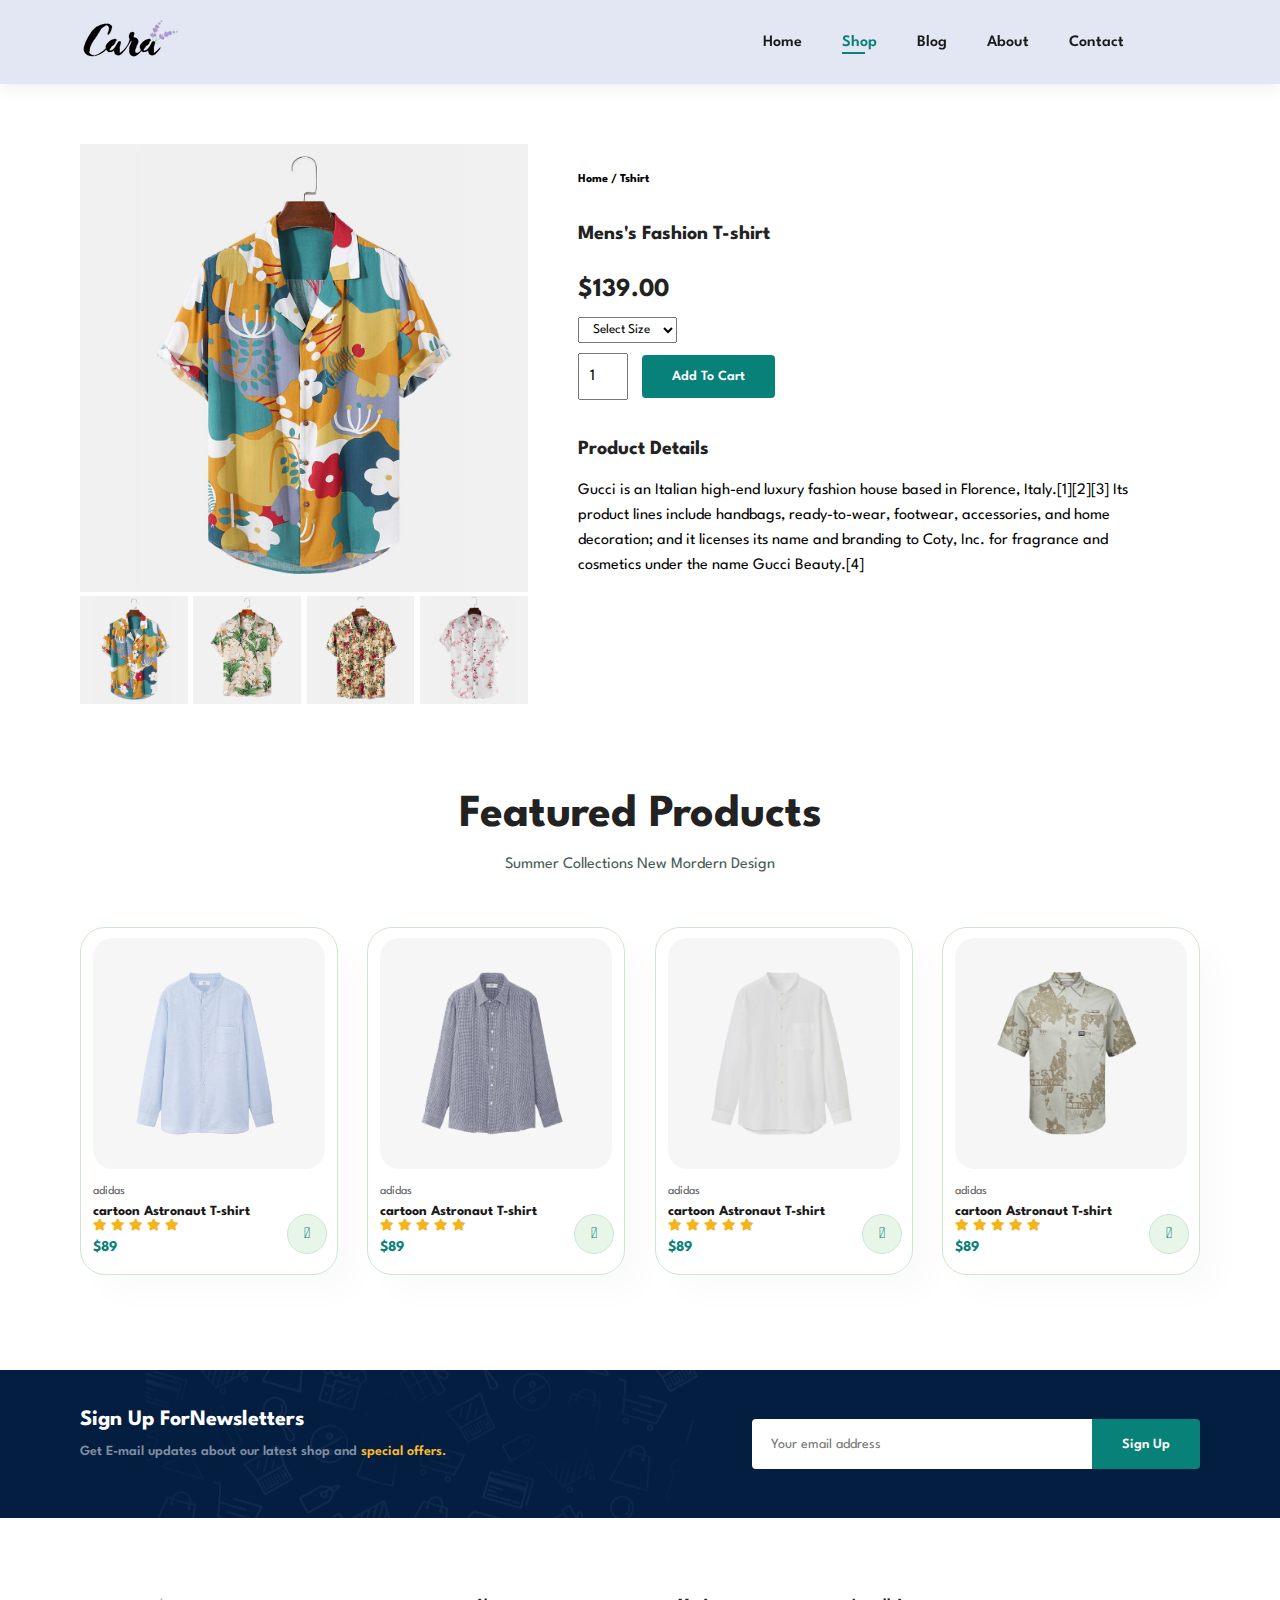
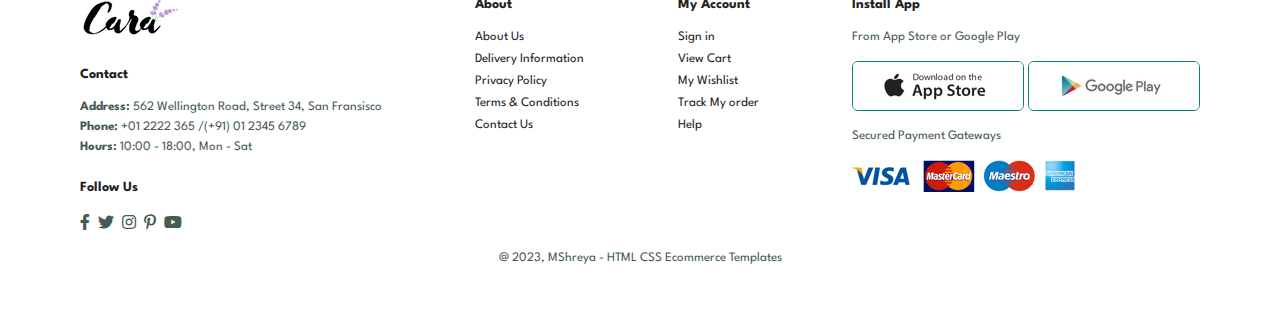
<file: sproduct.html>
<!DOCTYPE html>
<html lang="en">

<head>
	<meta charset="UTF-8">
	<meta http-equiv="X-UA-Compatible" content="IE=edge">
	<meta name="viewport" content="width=device-width, initial-scale=1.0">
	<title>Ecommerce webpage</title>
	<link rel="stylesheet" href="https://pro.fontawesome.com/releases/v5.10.0/css/all.css" />
	<link rel="stylesheet" href="style.css">
</head>

<body>
	 
	<section id="header">
		<a href="#"><img src="images/logo.png" alt=""></a>

		<div>
			<ul id="navbar">
				<li><a href="index.html">Home</a></li>
				<li><a class="active" href="shop.html">Shop</a></li>
				<li><a href="blog.html">Blog</a></li>
				<li><a href="about.html">About</a></li>
				<li><a href="contact.html">Contact</a></li>
				<li id="lg-bag"><a href="cart.html"><i class="far fa-shopping-bag"></i></a></li>
				<a href="#" id="close"><i class="far fa-times"></i></a>
			</ul>
		</div>
		<div id="mobile">
			<a href="cart.html"><i class="far fa-shopping-bag"></i></a>
			<i id="bar" class="fas fa-outdent"></i>
		</div>
	</section>

    <section id="prodetails" class="section-p1">
        <div class="single-pro-image">
            <img src="images/products/f1.jpg" width="100%" id="MainImg" alt="">

            <div class="small-img-group">
                <div class="small-img-col">
                    <img src="images/products/f1.jpg" width="100%" class="small-img" alt="">
                </div>
                <div class="small-img-col">
                    <img src="images/products/f2.jpg" width="100%" class="small-img" alt="">
                </div>
                <div class="small-img-col">
                    <img src="images/products/f3.jpg" width="100%" class="small-img" alt="">
                </div>
                <div class="small-img-col">
                    <img src="images/products/f4.jpg" width="100%" class="small-img" alt="">
                </div>
            </div>
        </div>

        <div class="single-pro-details">
            <h6>Home / Tshirt</h6>
            <h4>Mens's Fashion T-shirt</h4>
            <h2>$139.00</h2>
            <select>
                <option>Select Size</option>
                <option>XL</option>
                <option>XXL</option>
                <option>Small</option>
                <option>Large</option>
            </select>
            <input type="number" value="1">
            <button class="normal">Add To Cart</button>
            <h4>Product Details</h4>
            <span>Gucci is an Italian high-end luxury fashion house based in Florence, Italy.[1][2][3] Its product lines include handbags, ready-to-wear, footwear, accessories, and home decoration; and it licenses its name and branding to Coty, Inc. for fragrance and cosmetics under the name Gucci Beauty.[4]</span>
        </div>
    </section>

    <section id="product1" class="section-p1">
		<h2>Featured Products</h2>
		<p>Summer Collections New Mordern Design</p>
		<div class="pro-container">
			<div class="pro">
				<img src="images/products/n1.jpg" alt="">
				<div class="des">
					<span>adidas</span>
					<h5>cartoon Astronaut T-shirt</h5>
					<div class="star">
						<i class="fas fa-star"></i>
						<i class="fas fa-star"></i>
						<i class="fas fa-star"></i>
						<i class="fas fa-star"></i>
						<i class="fas fa-star"></i>
					</div>
					<h4>$89</h4>
				</div>
				<a href="#"><i class="fal fa-shopping-cart cart"></i></a>
			</div>
			<div class="pro">
				<img src="images/products/n2.jpg" alt="">
				<div class="des">
					<span>adidas</span>
					<h5>cartoon Astronaut T-shirt</h5>
					<div class="star">
						<i class="fas fa-star"></i>
						<i class="fas fa-star"></i>
						<i class="fas fa-star"></i>
						<i class="fas fa-star"></i>
						<i class="fas fa-star"></i>
					</div>
					<h4>$89</h4>
				</div>
				<a href="#"><i class="fal fa-shopping-cart cart"></i></a>
			</div>
			<div class="pro">
				<img src="images/products/n3.jpg" alt="">
				<div class="des">
					<span>adidas</span>
					<h5>cartoon Astronaut T-shirt</h5>
					<div class="star">
						<i class="fas fa-star"></i>
						<i class="fas fa-star"></i>
						<i class="fas fa-star"></i>
						<i class="fas fa-star"></i>
						<i class="fas fa-star"></i>
					</div>
					<h4>$89</h4>
				</div>
				<a href="#"><i class="fal fa-shopping-cart cart"></i></a>
			</div>
			<div class="pro">
				<img src="images/products/n4.jpg" alt="">
				<div class="des">
					<span>adidas</span>
					<h5>cartoon Astronaut T-shirt</h5>
					<div class="star">
						<i class="fas fa-star"></i>
						<i class="fas fa-star"></i>
						<i class="fas fa-star"></i>
						<i class="fas fa-star"></i>
						<i class="fas fa-star"></i>
					</div>
					<h4>$89</h4>
				</div>
				<a href="#"><i class="fal fa-shopping-cart cart"></i></a>
			</div>
		</div>
	</section >

	<section id="newsletter" class="section-p1 section-m1" >
		<div class="newstext">
			<h4>Sign Up ForNewsletters</h4>
			<p>Get E-mail updates about our latest shop and <span>special offers.</span></p>
		</div>
		<div class="form">
			<input type="text" placeholder="Your email address">
			<button class="normal">Sign Up</button>
		</div>
	</section>

	<footer class="section-p1">
		<div class="col">
			<img class="logo" src="images/logo.png" alt="">
			<h4>Contact</h4>
			<p><strong>Address: </strong> 562 Wellington Road, Street 34, San Fransisco</p>
			<p><strong>Phone: </strong> +01 2222 365 /(+91) 01 2345 6789</p>
			<p><strong>Hours: </strong> 10:00 - 18:00, Mon - Sat</p>
			<div class="follow">
				<h4>Follow Us</h4>
				<div class="icon">
					<i class="fab fa-facebook-f"></i>
					<i class="fab fa-twitter"></i>
					<i class="fab fa-instagram"></i>
					<i class="fab fa-pinterest-p"></i>
					<i class="fab fa-youtube"></i>
				</div>
			</div>
		</div>

		<div class="col">
			<h4>About</h4>
			<a href="#">About Us</a>
			<a href="#">Delivery Information</a>
			<a href="#">Privacy Policy</a>
			<a href="#">Terms & Conditions</a>
			<a href="#">Contact Us</a>
		</div>

		<div class="col">
			<h4>My Account</h4>
			<a href="#">Sign in</a>
			<a href="#">View Cart</a>
			<a href="#">My Wishlist</a>
			<a href="#">Track My order</a>
			<a href="#">Help</a>
		</div>

		<div class="col install">
			<h4>Install App</h4>
			<p>From App Store or Google Play</p>
			<div class="row">
				<img src="images/pay/app.jpg" alt="">
				<img src="images/pay/play.jpg" alt="">
			</div>
			<p>Secured Payment Gateways</p>
			<img src="images/pay/pay.png" alt="">
		</div>

		<div class="copyright">
			<p>@ 2023, MShreya - HTML CSS Ecommerce Templates</p>
		</div>
	</footer>

    <script>
        var MainImg = document.getElementById("MainImg");
        var smallimg = document.getElementsByClassName("small-img");

        smallimg[0].onclick = function(){
            MainImg.src = smallimg[0].src;
        }
        smallimg[1].onclick = function(){
            MainImg.src = smallimg[1].src;
        }
        smallimg[2].onclick = function(){
            MainImg.src = smallimg[2].src;
        }
        smallimg[3].onclick = function(){
            MainImg.src = smallimg[3].src;
        }
    </script>

	<script src="script.js"></script>
</body>

</html>
</file>
<file: style.css>
@import url("https://fonts.googleapis.com/css2?family=Spartan:wght@100;200;300;400;500;600;700;800;900&display=swap");
* {
    margin: 0;
    padding: 0;
    box-sizing: border-box;
    font-family: "Spartan",sans-serif;
}

html {
    scroll-behavior: smooth;
  }
  

h1 {
    font-size: 50px;
    line-height: 64px;
    color: #222;
}

h2 {
    font-size: 46px;
    line-height: 54px;
    color: #222;
}

h4 {
    font-size: 20px;
    color: #222;
}

h6 {
    font-weight: 700;
    font-size: 12px;
}

p {
    font-size: 16px;
    color: #465b52;
    margin: 15px 0 20px 0;
}

.section-p1 {
    padding: 40px 80px;
}

.section-m1 {
    margin: 40px 0;
}

button.normal {
    font-size: 14px;
    font-weight: 600;
    padding: 15px 30px;
    color: #000;
    background-color: #fff;
    border-radius: 4px;
    cursor: pointer;
    border: none;
    outline: none;
    transition: 0.2s;
}

button.white {
    font-size: 13px;
    font-weight: 600;
    padding: 11px 18px;
    color: #fff;
    background-color: transparent;
    cursor: pointer;
    border: 1px solid #fff;
    outline: none;
    transition: 0.2s;
}



body {
    width: 100%;
}

#header {
    display: flex;
    align-items: center;
    justify-content: space-between;
    padding: 20px 80px;
    background: #E3E6F3;
    box-shadow: 0 5px 15px rgba(0, 0, 0, 0.06);
    z-index: 999;
    position: sticky;
    top: 0;
    left: 0;

}

#navbar {
    display: flex;
    align-items: center;
    justify-content: center;
}

#navbar li {
    list-style: none;
    padding: 0 20px;
    position: relative;
}

#navbar li a {
    text-decoration: none;
    font-size: 16px;
    font-weight: 600;
    color: #1a1a1a;
    transition: 0.3s ease;
}

#navbar li a:hover,
#navbar li a.active {
    color: #088178;
}

#navbar li a.active::after,
#navbar li a:hover::after {
    content: "";
    width: 30%;
    height: 2px;
    background: #088178;
    position: absolute;
    bottom: -4px;
    left: 20px;
}

#mobile {
    display: none;
    align-items: center;
}

#close {
    display: none;
}

#hero {
    background-image: url("images/hero4.png");
    height: 90vh;
    width: 100%;
    background-size: cover;
    background-position: top 25% right 0;
    padding: 0 80px;
    display: flex;
    flex-direction: column;
    align-items: flex-start;
    justify-content: center;
}

#hero h4 {
    padding-bottom: 15px;
}

#hero h1 {
    color: #088178;
}

#hero button {
    background-image: url("images/button.png");
    background-color: transparent;
    color: #088178;
    border: 0;
    padding: 14px 80px 14px 65px;
    background-repeat: no-repeat;
    cursor: pointer;
    font-weight: 700;
    font-size: 15px;
}

#feature {
    display: flex;
    align-items: center;
    justify-content: space-between;
    flex-wrap: wrap;
}

#feature .fe-box{
    width: 180px;
    text-align: center;
    padding: 25px 15px;
    box-shadow: 20px 20px 34px rgba(0, 0, 0, 0.03);
    border: 1px solid #cce7d0;
    border-radius: 4px;
    margin: 15px 0;
}

#feature .fe-box:hover {
    box-shadow: 10px 10px 54px rgba(70, 62, 221, 0.1);
}

#feature .fe-box h6 {
    display: inline-block;
    padding: 9px 8px 6px 8px;
    line-height: 1;
    border-radius: 4px;
    color: #088178;
    background-color: #fddde4;
}

#feature .fe-box:nth-child(2) h6{
    background-color: #cdebbc;
}
#feature .fe-box:nth-child(3) h6{
    background-color: #d1e8f2;
}
#feature .fe-box:nth-child(4) h6{
    background-color: #cdd4f8;
}
#feature .fe-box:nth-child(5) h6{
    background-color: #f6dbf6;
}
#feature .fe-box:nth-child(6) h6{
    background-color: #fff2e5;
}

#product1 {
    text-align: center;
}

#product1 .pro-container {
    display: flex;
    justify-content: space-between;
    padding-top: 20px;
    flex-wrap: wrap;
}

#product1 .pro {
    width: 23%;
    min-width: 250px;
    padding: 10px 12px;
    border: 1px solid #cce7d0;
    border-radius: 25px;
    cursor: pointer;
    box-shadow: 20px 20px 30px rgba(0, 0, 0, 0.02);
    margin: 15px 0;
    transition: 0.2s ease;
    position: relative;
}

#product1 .pro:hover {
    box-shadow: 20px 20px 30px rgba(0, 0, 0, 0.06);
}

#product1 .pro img {
    width: 100%;
    border-radius: 20px;
}

#product1 .pro .des {
    text-align: start;
    padding: 10px 0;
}

#product1 .pro .des span {
    color: #606063;
    font-size: 12px;
}

#product1 .pro .des h5{
    padding-top: 7px;
    color: #1a1a1a;
    font-size: 14px;
}

#product1 .pro .des i{
    font-size: 12px;
    color: rgba(243, 181, 25);
}

#product1 .pro .des h4 {
    padding-top: 7px;
    font-size: 15px;
    font-weight: 700;
    color: #088178;
}

#product1 .pro .cart {
    width: 40px;
    height: 40px;
    line-height: 40px;
    border-radius: 50px;
    background-color: #e8f6ea;
    font-weight: 500;
    color: #088178;
    border: 1px solid #cce7d0;
    position: absolute;
    bottom: 20px;
    right: 10px;
}

#banner {
    display: flex;
    flex-direction: column;
    justify-content: center;
    align-items: center;
    text-align: center;
    background-image: url("images/banner/b2.jpg");
    width: 100%;
    height: 40vh;
    background-size: cover;
    background-position: center;
}

#banner h4 {
    color: #fff;
    font-size: 16px;
}

#banner h2 {
    color: #fff;
    font-size: 30px;
    padding: 10px 0;
}

#banner h2 span {
    color: #ef3636;  
}

#banner button:hover {
    background: #088178;
    color: #fff;
}

#sm-banner {
    display: flex;
    justify-content: space-between;
    flex-wrap: wrap;
}

#sm-banner .banner-box {
    display: flex;
    flex-direction: column;
    justify-content: center;
    align-items: flex-start;
    background-image: url("images/banner/b17.jpg");
    min-width: 540px;
    height: 50vh;
    background-size: cover;
    background-position: center;
    padding: 30px;
}

#sm-banner .banner-box2 {
    background-image: url("images/banner/b10.jpg");
}

#sm-banner h4 {
    color: #fff;
    font-size: 20px;
    font-weight: 300;
}

#sm-banner h2 {
    color: #fff;
    font-size: 28px;
    font-weight: 800;
}

#sm-banner span {
    color: #fff;
    font-size: 14px;
    font-weight: 500;
    padding-bottom: 15px;
}

#sm-banner .banner-box:hover button {
    background: #088178;
    border: 1px solid #088178;
}

#banner3 {
    display: flex;
    justify-content: space-around;
    flex-wrap: wrap;
    padding: 0 80px;
}

#banner3 .banner-box {
    display: flex;
    flex-direction: column;
    justify-content: center;
    align-items: flex-start;
    background-image: url("images/banner/b7.jpg");
    min-width: 30%;
    height: 30vh;
    background-size: cover;
    background-position: center;
    padding: 20px;
    margin-bottom: 20px;
}

#banner3 .banner-box2{
    background-image: url("images/banner/b4.jpg");
}

#banner3 .banner-box3{
    background-image: url("images/banner/b18.jpg");
}

#banner3 h2 {
    color: #fff;
    font-weight: 900;
    font-size: 22px;
}

#banner3 h3 {
    color: #ec544e;
    font-weight: 800;
    font-size: 15px;
}

#newsletter {
    display: flex;
    justify-content: space-between;
    flex-wrap: wrap;
    align-items: center;
    background-image: url("images/banner/b14.png");
    background-repeat: no-repeat;
    background-position: 20% 30%;
    background-color: #041e42;
}

#newsletter h4 {
    font-size: 22px;
    font-weight: 700;
    color: #fff;
}

#newsletter p {
    font-size: 14px;
    font-weight: 600;
    color: #818ea0;
}

#newsletter p span {
    color: #ffbd27;
}

#newsletter .form {
    display: flex;
    width: 40%;
}

#newsletter input {
      height: 3.125rem;
      padding: 0 1.25em;
      font-size: 14px;
      width: 100%;
      border: 1px solid transparent;
      border-radius: 4px;
      outline: none;
      border-top-right-radius: 0;
      border-bottom-right-radius: 0;
}

#newsletter button {
    background-color: #088178;
    color: #fff;
    white-space: nowrap;
    border-top-left-radius: 0;
    border-bottom-left-radius: 0;
}

footer {
    display: flex;
    flex-wrap: wrap;
    justify-content: space-between;
}

footer .col{
    display: flex;
    flex-direction: column;
    align-items: flex-start;
    margin-bottom: 20px;
}

footer .logo{
    margin-bottom: 30px;
}

footer h4 {
    font-size: 14px;
    padding-bottom: 20px;
}

footer p {
    font-size: 13px;
    margin: 0 0 8px 0;
}

footer a {
    font-size: 13px;
    text-decoration: none;
    color: #222;
    margin-bottom: 10px;
}

footer .follow {
    margin-top: 20px;
}

footer .follow i {
    color: #465b52;
    padding-right: 4px;
    cursor: pointer;
}

footer .install .row img {
    border: 1px solid #088178;
    border-radius: 6px;
}

footer .install img {
    margin: 10px 0 15px 0;
}

footer .follow i:hover,
footer a:hover {
    color: #088178;
}

footer .copyright {    
    width: 100%;
    text-align: center;
}


/* shop Page */
#page-header {
    background-image: url("images/banner/b1.jpg");
    width: 100%;
    height: 40vh;
    background-size: cover;
    display: flex;
    justify-content: center;
    text-align: center;
    flex-direction: column;
    padding: 14px;
}

#page-header h2,
#page-header p {
    color: #fff;
}

#pagination {
    text-align: center;
}

#pagination a {
    text-decoration: none;
    background-color: #088178;
    padding: 15px 20px;
    border-radius: 4px;
    color: #fff;
    font-weight: 600;
}

#pagination a i {
    font-size: 16px;
    font-weight: 600;
}


/* Single Product */

#prodetails {
    display: flex;
    margin-top: 20px;
}

#prodetails .single-pro-image{
    width: 40%;
    margin-right: 50px;
}

.small-img-group {
    display: flex;
    justify-content: space-between;
}

.small-img-col {
    flex-basis: 24%;
    cursor: pointer;
}

#prodetails .single-pro-details {
    width: 50%;
    padding-top: 30px;
}

#prodetails .single-pro-details h4 {
    padding: 40px 0 20px 0;
}

#prodetails .single-pro-details h2 {
    font-size: 26px;
}

#prodetails .single-pro-details select {
    display: block;
    padding: 5px 10px;
    margin-bottom: 10px;
}

#prodetails .single-pro-details input {
    width: 50px;
    height: 47px;
    padding-left: 10px;
    font-size: 16px;
    margin-right: 10px;
}

#prodetails .single-pro-details input:focus {
    outline: none;
}

#prodetails .single-pro-details button {
    background: #088178;
    color: #fff;
}

#prodetails .single-pro-details span {
    line-height: 25px;
}

/* Blog Page */
#page-header.blog-header {
    background-image: url("images/banner/b19.jpg");
}

#blog {
    padding: 150px 150px 0 150px;
}

#blog .blog-box {
    display: flex;
    align-items: center;
    width: 100%;
    position: relative;
    padding-bottom: 90px;
}

#blog .blog-img {
    width: 50%;
    margin-right: 40px;
}

#blog img {
    width: 100%;
    height: 300px;
    object-fit: cover;
}

#blog .blog-details {
    width: 50%;
}

#blog .blog-details a{
    text-decoration: none;
    font-size: 11px;
    color: #000;
    font-weight: 700;
    position: relative;
    transition: 0.3s;
}

#blog .blog-details a::after {
    content: "";
    width: 50px;
    height: 1px;
    background-color: #000;
    position: absolute;
    top: 4px;
    right: -60px;
}

#blog .blog-details a:hover {
    color: #088178;
}

#blog .blog-details a:hover::after {
    background-color: #088178;
}

#blog .blog-box h1 {
    position: absolute;
    top: -40px;
    left: 0;
    font-size: 70px;
    font-weight: 700;
    color: #c9cbce;
    z-index: -9;
}



















@media (max-width:799px) {
    .section-p1 {
        padding: 40px 40px;
    }

    #navbar {
        display: flex;
        flex-direction: column;
        align-items: flex-start;
        justify-content: flex-start;
        position: fixed;
        top: 0;
        right: -300px;
        height: 100vh;
        width: 300px;
        background-color: #E3E6F3;
        box-shadow: 0 40px 60px rgba(0, 0, 0, 0.01);
        padding: 80px 0 0 10px;
        transition: 0.3s;
    }

    #navbar.active {
        right: 0px;
    }

    #navbar li {
        margin-bottom: 25px;
    }

    #mobile {
        display: flex;
        align-items: center;
    }

    #mobile i {
        color: #1a1a1a;
        font-size: 24px;
        padding-left: 20px;
    }

    #close {
        display: initial;
        position: absolute;
        top: 30px;
        left: 30px;
        color: #222;
        font-size: 24px;
    }

    #lg-bag {
        display: none;
    }

    #hero {
        height: 70vh;
        padding: 0 80px;
        background-position: top 30% right 30%;
    }

    #feature {
        justify-content: center;
    } 

    #feature .fe-box {
        margin: 15px 15px;
    }

    #product1 .pro-container {
        display: flex;
        justify-content: space-between;
        padding-top: 20px;
        flex-wrap: wrap;
    }

    #product1 .pro-container {
        justify-content: center;
    }

    #product1 .pro {
        margin: 15px;
    }

    #banner {
        height: 20vh;
    }

    #sm-banner .banner-box {
        min-width: 100%;
        height: 30vh;
    }

    #banner3 {
        padding: 0 40px;
    }

    #banner3 .banner-box {
        width: 20%;
    }

    #newsletter .form {
        width: 70%;
    }
}

@media (max-width: 477px) {
    .section-p1 {
        padding: 20px;
    }
    #header {
        padding: 10px 30px;
    } 
    h1 {
        font-size: 38px;
    }  
    h2 {
        font-size: 32px;
    }
    #hero {
        padding: 0 20px;
        background-position: 55%;
    }
    #feature {
        justify-content: space-between;
    }
    #feature .fe-box {
        width: 155px;
        margin: 0 0 15px 0;
    }
    #product1 .pro {
        width: 100%;
    }
    #banner {
        height: 40vh;
    }
    #sm-banner .banner-box {
        height: 40vh;
    }
    #sm-banner .banner-box2 {
        margin-top: 20px;
    }
    #banner3 {
        padding: 0 20px;
    }
    #banner3 .banner-box {
        width: 100%;
    }
    #newsletter {
        padding: 40px 20px;
    } 
    #newsletter .form {
        width: 100%;
    }
    footer .copyright {
        text-align: start;
    }

    /* Single Product */ 
    #prodetails {
        display: flex;
        flex-direction: column;
    }
    #prodetails .single-pro-image {
        width: 100%;
        margin-right: 0px;
    }
    #prodetails .single-pro-details {
        width: 100%;
    }

    /* block page */
    #blog {
        padding: 100px 20px 0 20px;
    }
    #blog .blog-box {
        display: flex;
        flex-direction: column;
        align-items: flex-start;
    }
    #blog .blog-img {
        width: 100%;
        margin-right: 0px;
        margin-bottom: 30px;
    }
    #blog .blog-details {
        width: 100%;
    }
}
</file>
